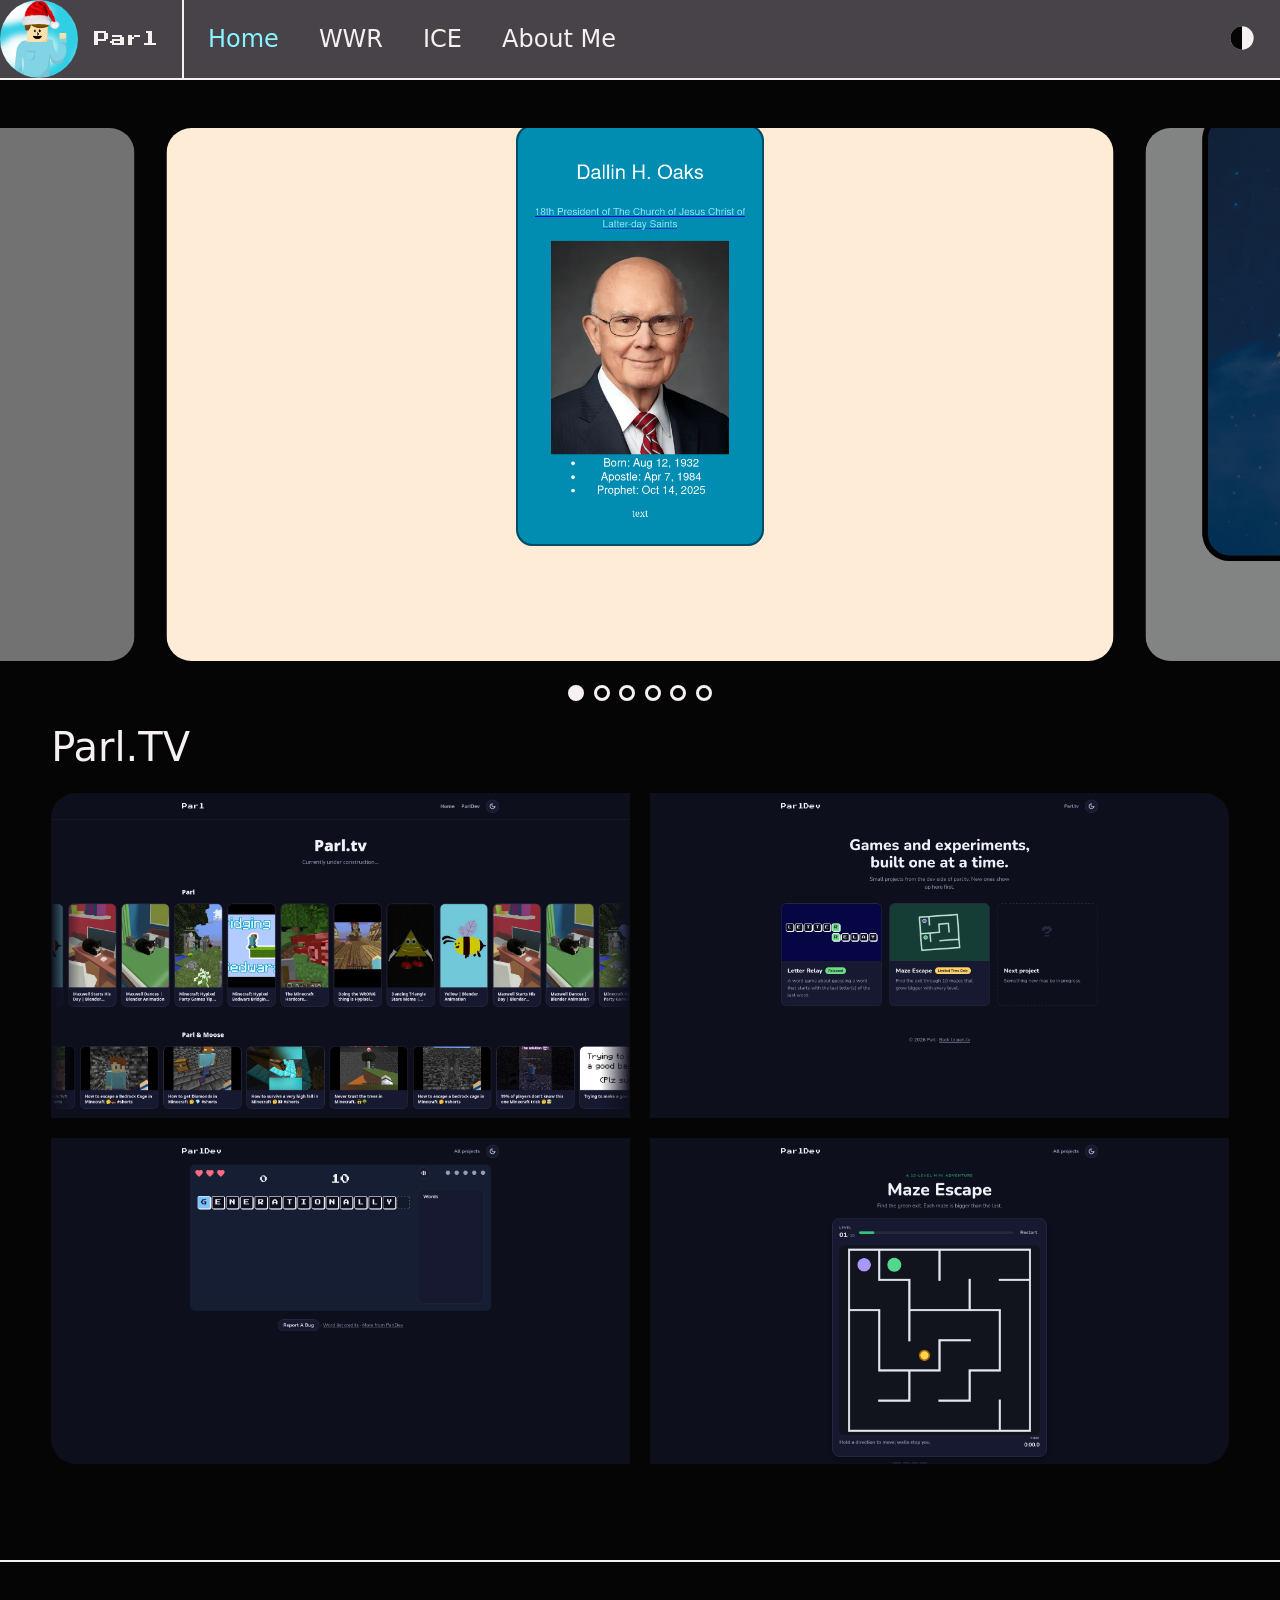
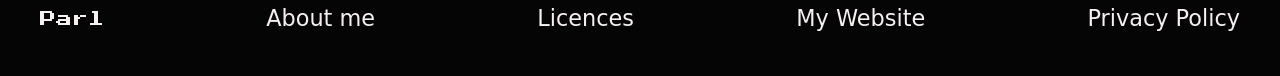
<file: index.html>
<!DOCTYPE html>
<html lang="en">

<head>
  <meta charset="UTF-8">
  <meta name="viewport" content="width=device-width, initial-scale=1">
  <title>Parl</title>
  <link rel="preload" href="fonts/PressStart2P-Regular.ttf" as="font" type="font/ttf" crossorigin>
  <link rel="stylesheet" href="css/style.css">
  <script src="js/theme.js" defer></script>
  <script src="js/carousel.js" defer></script>
  <script src="js/seasonal-logo.js" defer></script>
  <script>
    const t = localStorage.getItem("theme");
    if (t) document.documentElement.dataset.theme = t;
  </script>
</head>

<body>

  <header class="site-header">
    <a class="brand" href="/">
      <img class="brand-logo" src="images/Logo/logo.png" alt="Parley Murdock logo">
      <span class="brand-name">Parl</span>
    </a>
    <nav class="main-nav" aria-label="Main">
      <a href="/" aria-current="page">Home</a>
      <a href="WWR/">WWR</a>
      <a href="ICE/">ICE</a>
      <a href="About_Me/">About Me</a>
    </nav>
    <button class="theme-toggle" id="theme-toggle" type="button" aria-label="Switch between light and dark mode">
      <svg viewBox="0 0 24 24" width="28" height="28" aria-hidden="true">
        <circle cx="12" cy="12" r="10" fill="currentColor"></circle>
        <path d="M12 2a10 10 0 0 0 0 20z" fill="var(--bg)"></path>
      </svg>
    </button>
  </header>

  <main>
    <section class="carousel" aria-roledescription="carousel" aria-label="Featured images">
      <div class="carousel-viewport">
        <ul class="carousel-track" id="carousel-track">
          <li class="slide"><a href="/ICE/Prophet_Card/"><img src="/images/Sites/Dallin_H_Oaks.png" alt="Prophet Card"></a></li>
          <li class="slide"><a href="/ICE/Apostle_Spotlight/"><img src="images/Sites/Apostles.png" alt="Apostle Spotlight"></a></li>
          <li class="slide"><a href="/ICE/My_Fav_Devos/"><img src="images/Sites/My_Fav_Devos.png" alt="My Favorite Devotionals"></a></li>
          <li class="slide"><a href="/ICE/Halloween/"><img src="images/Sites/Halloween.png" alt="Halloween"></a></li>
          <li class="slide"><a href="/ICE/Flags/"><img src="images/Sites/Flags.png" alt="Flags"></a></li>
          <li class="slide"><a href="/ICE/Insta/"><img src="images/Sites/Insta.png" alt="Instagram recreation site"></a></li>
        </ul>
      </div>
      <div class="carousel-dots" id="carousel-dots" role="tablist" aria-label="Choose slide"></div>
    </section>

    <section class="gallery">
      <h1>Parl.TV</h1>
      <div class="gallery-grid">
        <a href="https://parl.tv/"><img id="corner1" src="images/Sites/parltv.png" alt="Parl TV"></a>
        <a href="https://dev.parl.tv"><img id="corner2" src="images/Sites/ParlDev.png" alt="ParlDev"></a>
        <a href="https://dev.parl.tv/letter-relay"><img id="corner3" src="images/Sites/ParlDev_Letter_Relay.png" alt="ParlDev Letter Relay"></a>
        <a href="https://dev.parl.tv/maze-escape"><img id="corner4" src="images/Sites/ParlDev_Maze_Escape.png" alt="ParlDev Maze Escape"></a>
      </div>
    </section>
  </main>

  <footer class="site-footer">
    <a class="footer-brand" href="/">Parl</a>
    <a href="About_Me/">About me</a>
    <a href="Licences/">Licences</a>
    <a href="https://parl.tv">My Website</a>
    <a href="Privacy_Policy/">Privacy Policy</a>
  </footer>
</body>
</html>
</file>
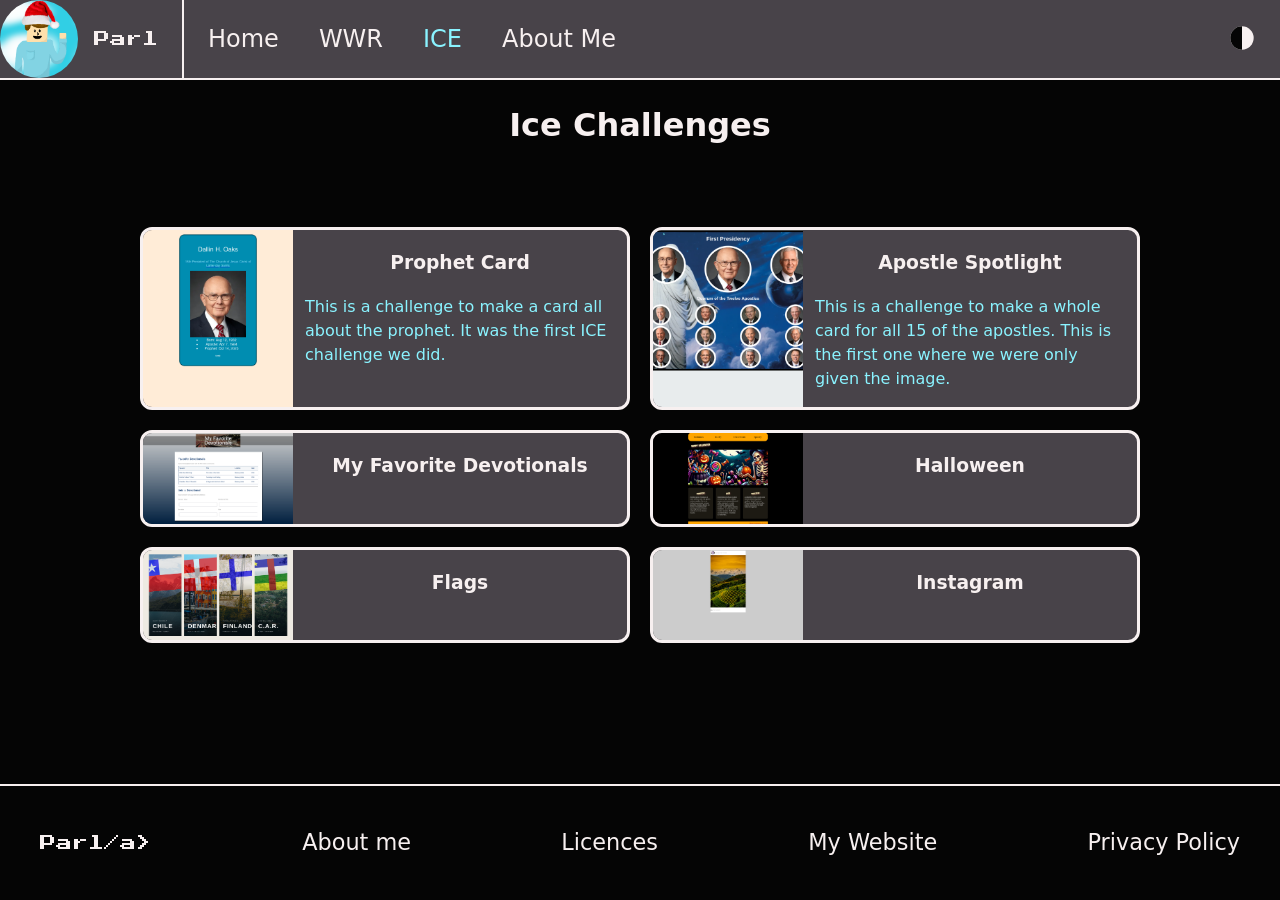
<file: ICE/index.html>
<!DOCTYPE html>
<html lang="en">
<head>
    <meta charset="UTF-8">
    <meta name="viewport" content="width=device-width, initial-scale=1.0">
    <title>ICE</title>
    <link rel="stylesheet" href="/css/style.css">
    <link rel="stylesheet" href="/css/ICE.css">
    <script src="/js/theme.js" defer></script>
    <script src="/js/seasonal-logo.js" defer></script>
    <script>
        const t = localStorage.getItem("theme");
        if (t) document.documentElement.dataset.theme = t;
    </script>
</head>
<body>

    <header class="site-header">
        <a class="brand" href="/">
            <img class="brand-logo" src="/images/Logo/logo.png" alt="Parley Murdock logo">
            <span class="brand-name">Parl</span>
        </a>
        <nav class="main-nav" aria-label="Main">
            <a href="/">Home</a>
            <a href="/WWR/">WWR</a>
            <a href="/ICE/" aria-current="page">ICE</a>
            <a href="/About_Me/">About Me</a>
        </nav>
        <button class="theme-toggle" id="theme-toggle" type="button" aria-label="Switch between light and dark mode">
            <svg viewBox="0 0 24 24" width="28" height="28" aria-hidden="true">
                <circle cx="12" cy="12" r="10" fill="currentColor"></circle>
                <path d="M12 2a10 10 0 0 0 0 20z" fill="var(--bg)"></path>
            </svg>
        </button>
    </header>

    <h1>Ice Challenges</h1>
    <br>
    <div class="grid">
        <a class="card" href="/ICE/Prophet_Card/">
            <img src="/images/Sites/Dallin_H_Oaks.png" alt="">
            <div class="text">
                <h3>Prophet Card</h3>
                <p>This is a challenge to make a card all about the prophet. It was the first ICE challenge we did.</p>
            </div>
        </a>
        <a class="card" href="/ICE/Apostle_Spotlight/">
            <img src="/images/Sites/Apostles.png" alt="">
            <div class="text">
                <h3>Apostle Spotlight</h3>
                <p>This is a challenge to make a whole card for all 15 of the apostles. 
                    This is the first one where we were only given the image.</p>
            </div>
        </a>
        <a class="card" href="/ICE/My_Fav_Devos/">
            <img src="/images/Sites/My_Fav_Devos.png" alt="">
            <div class="text">
                <h3>My Favorite Devotionals</h3>
                <p></p>
            </div>
        </a>
        <a class="card" href="/ICE/Halloween/">
            <img src="/images/Sites/Halloween.png" alt="">
            <div class="text">
                <h3>Halloween</h3>
                <p></p>
            </div>
        </a>
        <a class="card" href="/ICE/Flags/">
            <img src="/images/Sites/Flags.png" alt="">
            <div class="text">
                <h3>Flags</h3>
                <p></p>
            </div>
        </a>
        <a class="card" href="/ICE/Insta/">
            <img src="/images/Sites/Insta.png" alt="">
            <div class="text">
                <h3>Instagram</h3>
                <p></p>
            </div>
        </a>
    </div>
  <footer class="site-footer">
    <a class="footer-brand" href="/">Parl/a>
    <a href="/About_Me/">About me</a>
    <a href="/Licences/">Licences</a>
    <a href="https://parl.tv">My Website</a>
    <a href="/Privacy_Policy/">Privacy Policy</a>
  </footer>
</body>
</html>
</file>
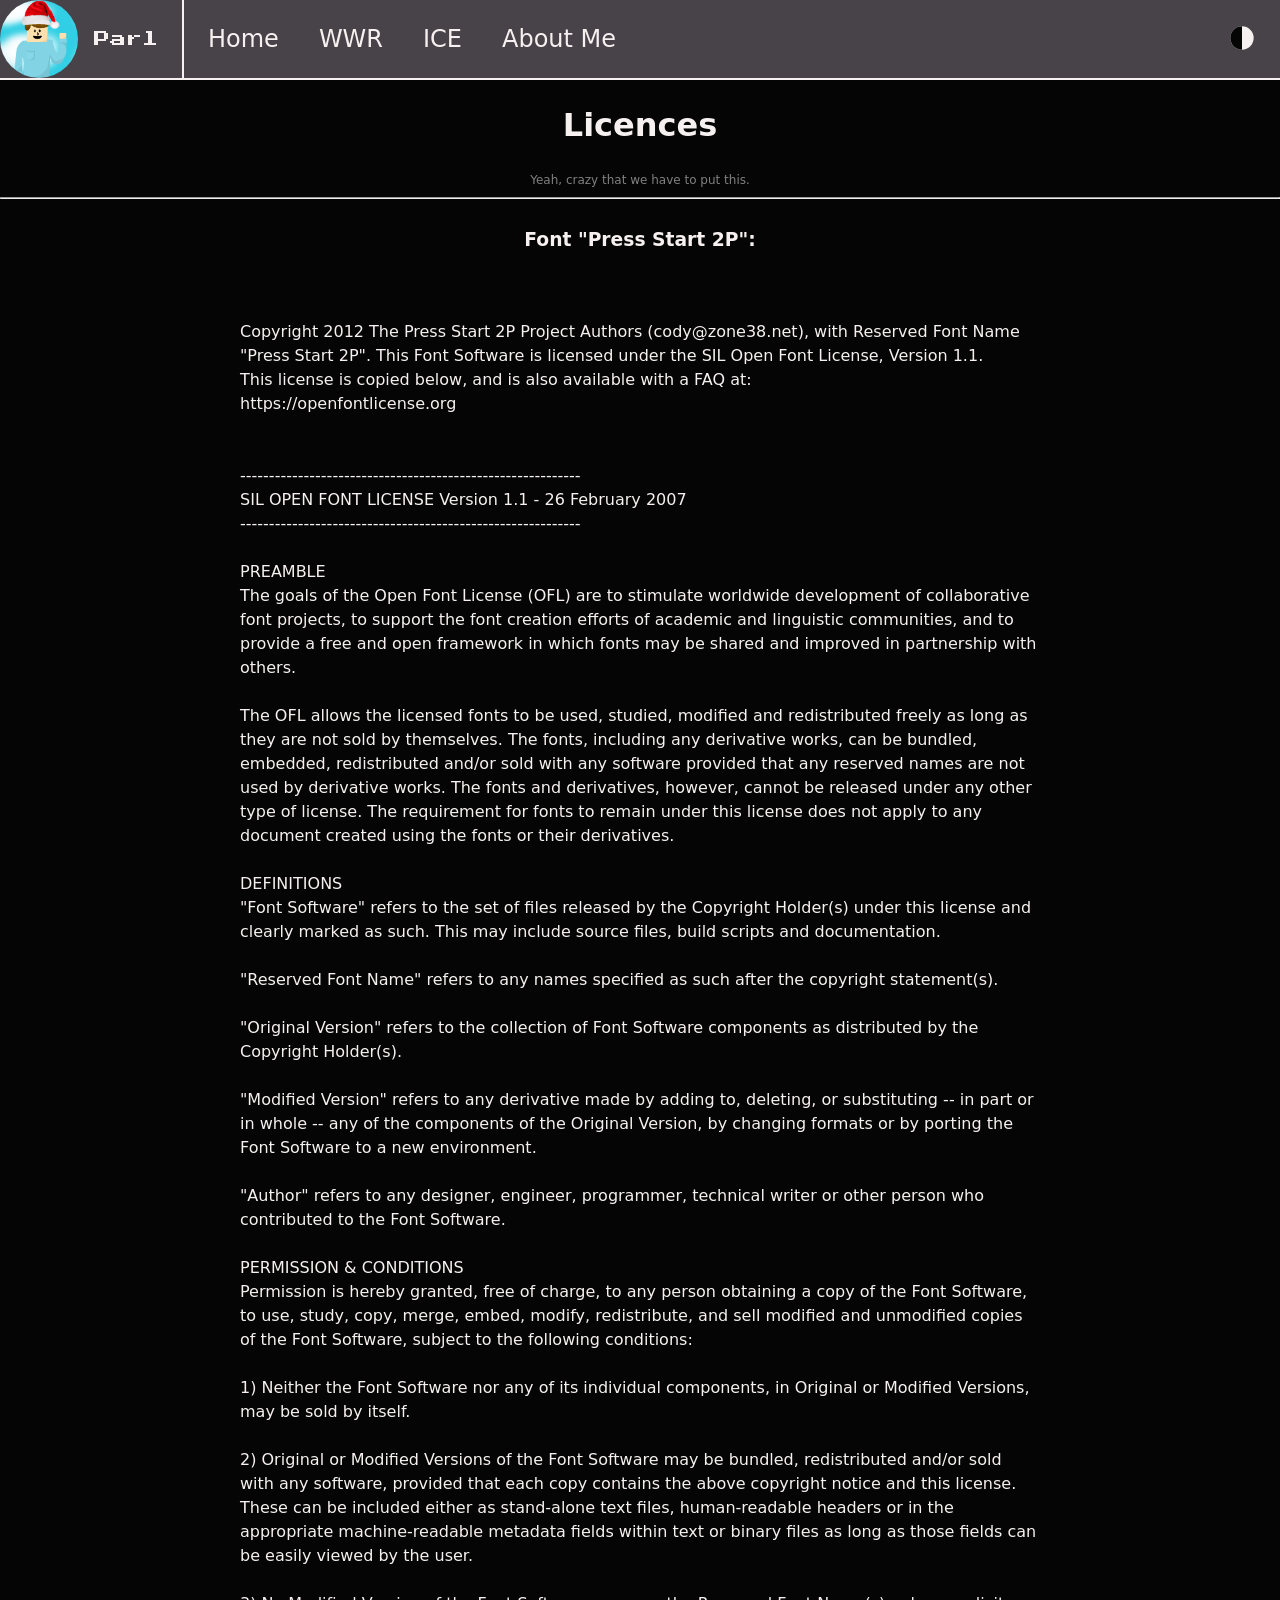
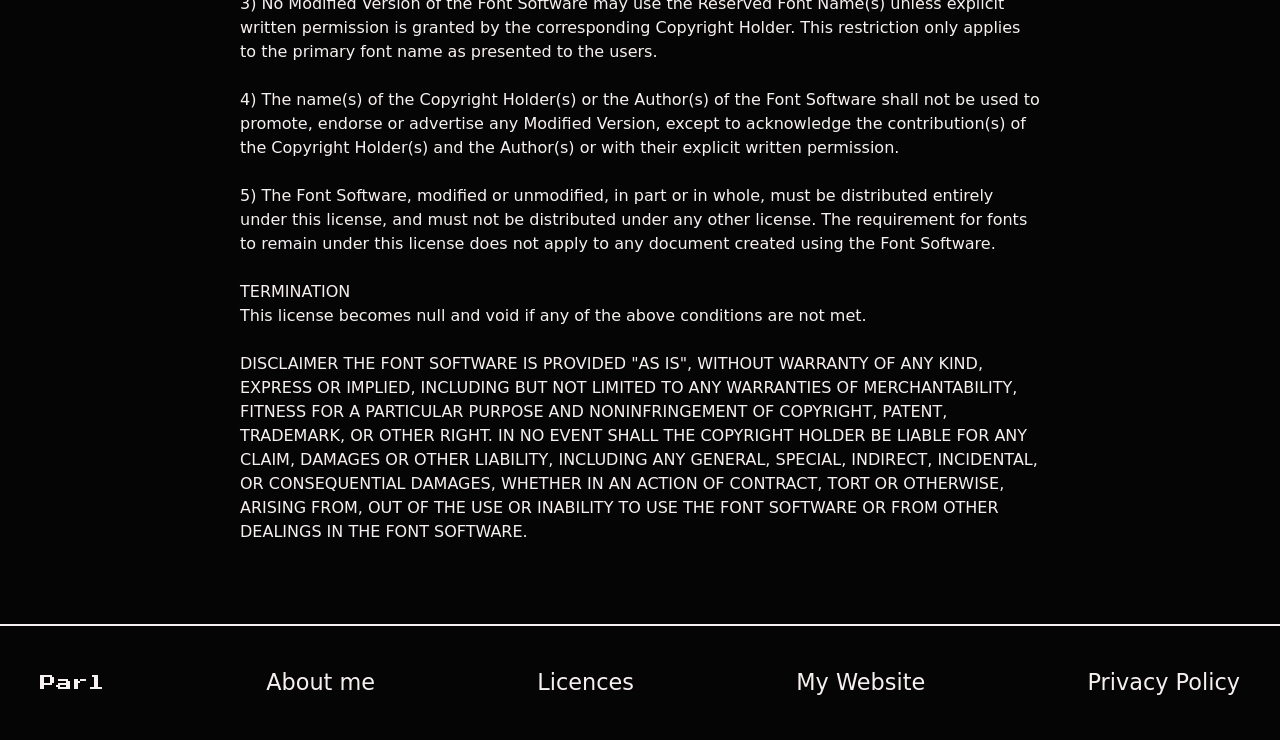
<file: Licences/index.html>
<!DOCTYPE html>
<html lang="en">
<head>
    <meta charset="UTF-8">
    <meta name="viewport" content="width=device-width, initial-scale=1.0">
    <title>Licences</title>
    <link rel="stylesheet" href="/css/style.css">
    <link rel="stylesheet" href="/css/Licences.css">
    <script src="/js/theme.js" defer></script>
    <script src="/js/seasonal-logo.js" defer></script>
    <script>
        const t = localStorage.getItem("theme");
        if (t) document.documentElement.dataset.theme = t;
    </script>
</head>
<body>

    <header class="site-header">
        <a class="brand" href="/">
            <img class="brand-logo" src="/images/Logo/logo.png" alt="Parley Murdock logo">
            <span class="brand-name">Parl</span>
        </a>
        <nav class="main-nav" aria-label="Main">
            <a href="/">Home</a>
            <a href="/WWR/">WWR</a>
            <a href="/ICE/">ICE</a>
            <a href="/About_Me/">About Me</a>
        </nav>
        <button class="theme-toggle" id="theme-toggle" type="button" aria-label="Switch between light and dark mode">
            <svg viewBox="0 0 24 24" width="28" height="28" aria-hidden="true">
                <circle cx="12" cy="12" r="10" fill="currentColor"></circle>
                <path d="M12 2a10 10 0 0 0 0 20z" fill="var(--bg)"></path>
            </svg>
        </button>
    </header>
    <H1>Licences</H1>
    <p class="small">Yeah, crazy that we have to put this.</p>
    <hr>
    <h3>Font "Press Start 2P":</h3>
    <p> 
            Copyright 2012 The Press Start 2P Project Authors (cody@zone38.net), with Reserved Font Name "Press Start 2P".
        
            This Font Software is licensed under the SIL Open Font License, Version 1.1.<br>
            This license is copied below, and is also available with a FAQ at:<br>
            https://openfontlicense.org<br>
        <br>
        <br>
            -----------------------------------------------------------<br>
            SIL OPEN FONT LICENSE Version 1.1 - 26 February 2007<br>
            -----------------------------------------------------------<br>
        <br>
            PREAMBLE<br>
            The goals of the Open Font License (OFL) are to stimulate worldwide
            development of collaborative font projects, to support the font creation
            efforts of academic and linguistic communities, and to provide a free and
            open framework in which fonts may be shared and improved in partnership
            with others.<br>
        <br>
            The OFL allows the licensed fonts to be used, studied, modified and
            redistributed freely as long as they are not sold by themselves. The
            fonts, including any derivative works, can be bundled, embedded, 
            redistributed and/or sold with any software provided that any reserved
            names are not used by derivative works. The fonts and derivatives,
            however, cannot be released under any other type of license. The
            requirement for fonts to remain under this license does not apply
            to any document created using the fonts or their derivatives.<br>
        <br>
            DEFINITIONS<br>
            "Font Software" refers to the set of files released by the Copyright
            Holder(s) under this license and clearly marked as such. This may
            include source files, build scripts and documentation.<br>
        <br>
            "Reserved Font Name" refers to any names specified as such after the
            copyright statement(s).<br>
        <br>
            "Original Version" refers to the collection of Font Software components as
            distributed by the Copyright Holder(s).<br>
        <br>
            "Modified Version" refers to any derivative made by adding to, deleting,
            or substituting -- in part or in whole -- any of the components of the
            Original Version, by changing formats or by porting the Font Software to a
            new environment.<br>
        <br>
            "Author" refers to any designer, engineer, programmer, technical
            writer or other person who contributed to the Font Software.<br>
        <br>
            PERMISSION & CONDITIONS<br>
            Permission is hereby granted, free of charge, to any person obtaining
            a copy of the Font Software, to use, study, copy, merge, embed, modify,
            redistribute, and sell modified and unmodified copies of the Font
            Software, subject to the following conditions:<br>
        <br>
            1) Neither the Font Software nor any of its individual components,
            in Original or Modified Versions, may be sold by itself.<br>
        <br>
            2) Original or Modified Versions of the Font Software may be bundled,
            redistributed and/or sold with any software, provided that each copy
            contains the above copyright notice and this license. These can be
            included either as stand-alone text files, human-readable headers or
            in the appropriate machine-readable metadata fields within text or
            binary files as long as those fields can be easily viewed by the user.<br>
        <br>
            3) No Modified Version of the Font Software may use the Reserved Font
            Name(s) unless explicit written permission is granted by the corresponding
            Copyright Holder. This restriction only applies to the primary font name as
            presented to the users.<br>
        <br>
            4) The name(s) of the Copyright Holder(s) or the Author(s) of the Font
            Software shall not be used to promote, endorse or advertise any
            Modified Version, except to acknowledge the contribution(s) of the
            Copyright Holder(s) and the Author(s) or with their explicit written
            permission.<br>
        <br>
            5) The Font Software, modified or unmodified, in part or in whole,
            must be distributed entirely under this license, and must not be
            distributed under any other license. The requirement for fonts to
            remain under this license does not apply to any document created
            using the Font Software.<br>
        <br>
            TERMINATION<br>
            This license becomes null and void if any of the above conditions are
            not met.<br>
        <br>
            DISCLAIMER
            THE FONT SOFTWARE IS PROVIDED "AS IS", WITHOUT WARRANTY OF ANY KIND,
            EXPRESS OR IMPLIED, INCLUDING BUT NOT LIMITED TO ANY WARRANTIES OF
            MERCHANTABILITY, FITNESS FOR A PARTICULAR PURPOSE AND NONINFRINGEMENT
            OF COPYRIGHT, PATENT, TRADEMARK, OR OTHER RIGHT. IN NO EVENT SHALL THE
            COPYRIGHT HOLDER BE LIABLE FOR ANY CLAIM, DAMAGES OR OTHER LIABILITY,
            INCLUDING ANY GENERAL, SPECIAL, INDIRECT, INCIDENTAL, OR CONSEQUENTIAL
            DAMAGES, WHETHER IN AN ACTION OF CONTRACT, TORT OR OTHERWISE, ARISING
            FROM, OUT OF THE USE OR INABILITY TO USE THE FONT SOFTWARE OR FROM
            OTHER DEALINGS IN THE FONT SOFTWARE.
    </p>
  <footer class="site-footer">
    <a class="footer-brand" href="/">Parl</a>
    <a href="/About_Me/">About me</a>
    <a href="/Licences/">Licences</a>
    <a href="https://parl.tv">My Website</a>
    <a href="/Privacy_Policy/">Privacy Policy</a>
  </footer>
</body>
</html>
</file>
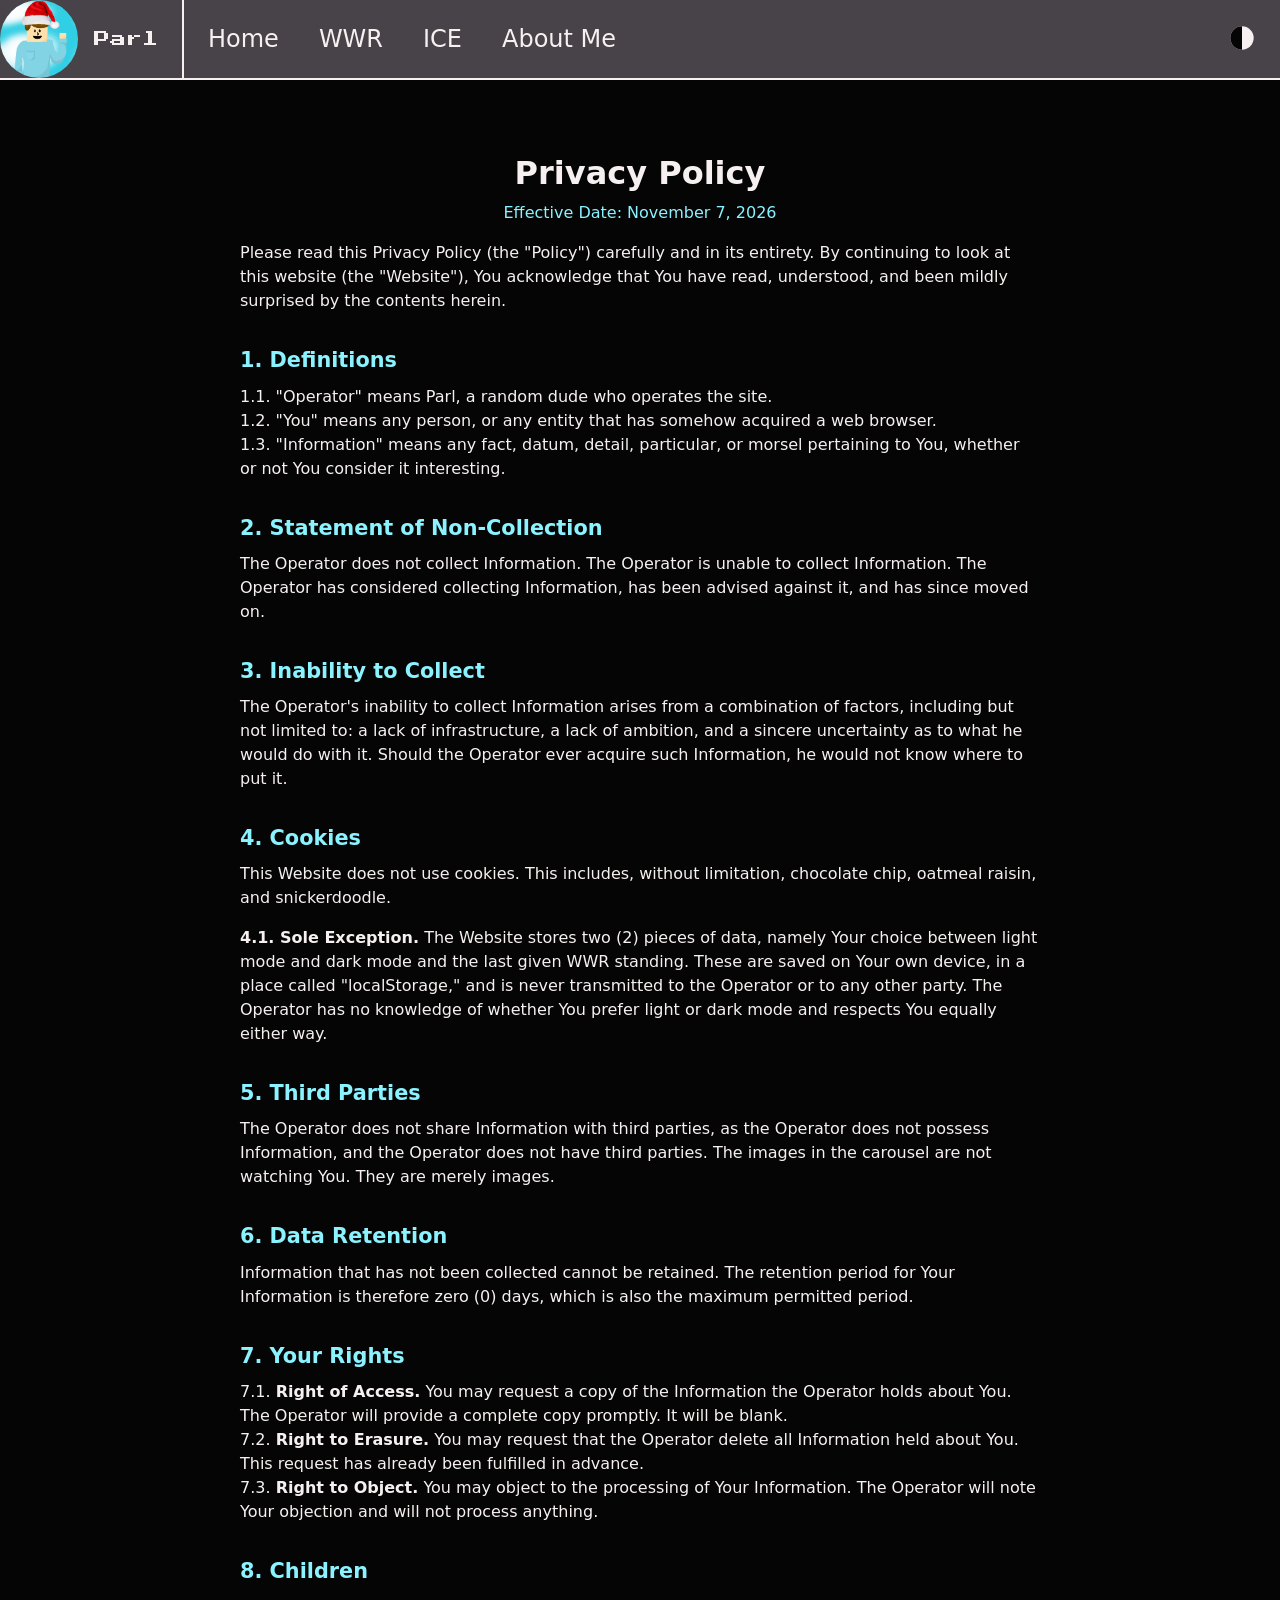
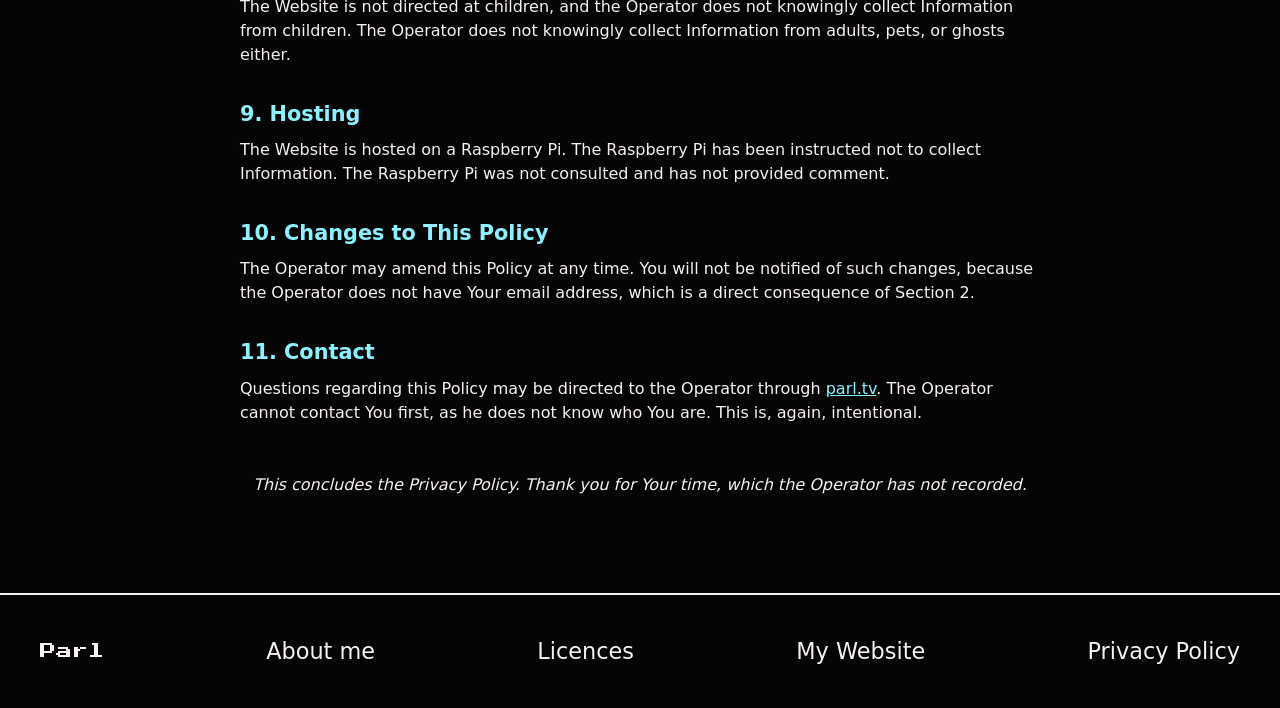
<file: Privacy_Policy/index.html>
<!DOCTYPE html>
<html lang="en">
<head>
    <meta charset="UTF-8">
    <meta name="viewport" content="width=device-width, initial-scale=1.0">
    <title>Privacy Policy</title>
    <link rel="stylesheet" href="/css/style.css">
    <link rel="stylesheet" href="/css/Privacy_Policy.css">
    <script src="/js/theme.js" defer></script>
    <script src="/js/seasonal-logo.js" defer></script>
    <script>
        const t = localStorage.getItem("theme");
        if (t) document.documentElement.dataset.theme = t;
    </script>
</head>
<body>

    <header class="site-header">
        <a class="brand" href="/">
            <img class="brand-logo" src="/images/Logo/logo.png" alt="Parley Murdock logo">
            <span class="brand-name">Parl</span>
        </a>
        <nav class="main-nav" aria-label="Main">
            <a href="/">Home</a>
            <a href="/WWR/">WWR</a>
            <a href="/ICE/">ICE</a>
            <a href="/About_Me/">About Me</a>
        </nav>
        <button class="theme-toggle" id="theme-toggle" type="button" aria-label="Switch between light and dark mode">
            <svg viewBox="0 0 24 24" width="28" height="28" aria-hidden="true">
                <circle cx="12" cy="12" r="10" fill="currentColor"></circle>
                <path d="M12 2a10 10 0 0 0 0 20z" fill="var(--bg)"></path>
            </svg>
        </button>
    </header>
  <main class="policy">
    <h1>Privacy Policy</h1>
    <p class="effective">Effective Date: November 7, 2026</p>

    <p>
      Please read this Privacy Policy (the "Policy") carefully and in its entirety.
      By continuing to look at this website (the "Website"), You acknowledge that You
      have read, understood, and been mildly surprised by the contents herein.
    </p>

    <h2>1. Definitions</h2>
    <p>
      1.1. "Operator" means Parl, a random dude who operates the site.<br>
      1.2. "You" means any person, or any entity that has somehow acquired a web browser.<br>
      1.3. "Information" means any fact, datum, detail, particular, or morsel pertaining to You,
      whether or not You consider it interesting.
    </p>

    <h2>2. Statement of Non-Collection</h2>
    <p>
      The Operator does not collect Information. The Operator is unable to collect Information.
      The Operator has considered collecting Information, has been advised against it, and has
      since moved on.
    </p>

    <h2>3. Inability to Collect</h2>
    <p>
      The Operator's inability to collect Information arises from a combination of factors,
      including but not limited to: a lack of infrastructure, a lack of ambition, and a
      sincere uncertainty as to what he would do with it. Should the Operator ever acquire
      such Information, he would not know where to put it.
    </p>

    <h2>4. Cookies</h2>
    <p>
      This Website does not use cookies. This includes, without limitation, chocolate chip,
      oatmeal raisin, and snickerdoodle.
    </p>
    <p>
      <strong>4.1. Sole Exception.</strong> The Website stores two (2) pieces of data, namely
      Your choice between light mode and dark mode and the last given WWR standing. These 
      are saved on Your own device, in a place called "localStorage," and is never 
      transmitted to the Operator or to any other party. The Operator has no knowledge of 
      whether You prefer light or dark mode and respects You equally either way.
    </p>

    <h2>5. Third Parties</h2>
    <p>
      The Operator does not share Information with third parties, as the Operator does not
      possess Information, and the Operator does not have third parties. The images in the
      carousel are not watching You. They are merely images.
    </p>

    <h2>6. Data Retention</h2>
    <p>
      Information that has not been collected cannot be retained. The retention period for
      Your Information is therefore zero (0) days, which is also the maximum permitted period.
    </p>

    <h2>7. Your Rights</h2>
    <p>
      7.1. <strong>Right of Access.</strong> You may request a copy of the Information the
      Operator holds about You. The Operator will provide a complete copy promptly. It will
      be blank.<br>
      7.2. <strong>Right to Erasure.</strong> You may request that the Operator delete all
      Information held about You. This request has already been fulfilled in advance.<br>
      7.3. <strong>Right to Object.</strong> You may object to the processing of Your
      Information. The Operator will note Your objection and will not process anything.
    </p>

    <h2>8. Children</h2>
    <p>
      The Website is not directed at children, and the Operator does not knowingly collect
      Information from children. The Operator does not knowingly collect Information from
      adults, pets, or ghosts either.
    </p>

    <h2>9. Hosting</h2>
    <p>
      The Website is hosted on a Raspberry Pi. The Raspberry Pi has been instructed not to
      collect Information. The Raspberry Pi was not consulted and has not provided comment.
    </p>

    <h2>10. Changes to This Policy</h2>
    <p>
      The Operator may amend this Policy at any time. You will not be notified of such
      changes, because the Operator does not have Your email address, which is a direct
      consequence of Section 2.
    </p>

    <h2>11. Contact</h2>
    <p>
      Questions regarding this Policy may be directed to the Operator through
      <a href="https://parl.tv">parl.tv</a>. The Operator cannot contact You first, as he
      does not know who You are. This is, again, intentional.
    </p>

    <p class="signoff">This concludes the Privacy Policy. Thank you for Your time, which the Operator has not recorded.</p>
  </main>
  <footer class="site-footer">
    <a class="footer-brand" href="/">Parl</a>
    <a href="/About_Me/">About me</a>
    <a href="/Licences/">Licences</a>
    <a href="https://parl.tv">My Website</a>
    <a href="/Privacy_Policy/">Privacy Policy</a>
  </footer>
</body>
</html>
</file>
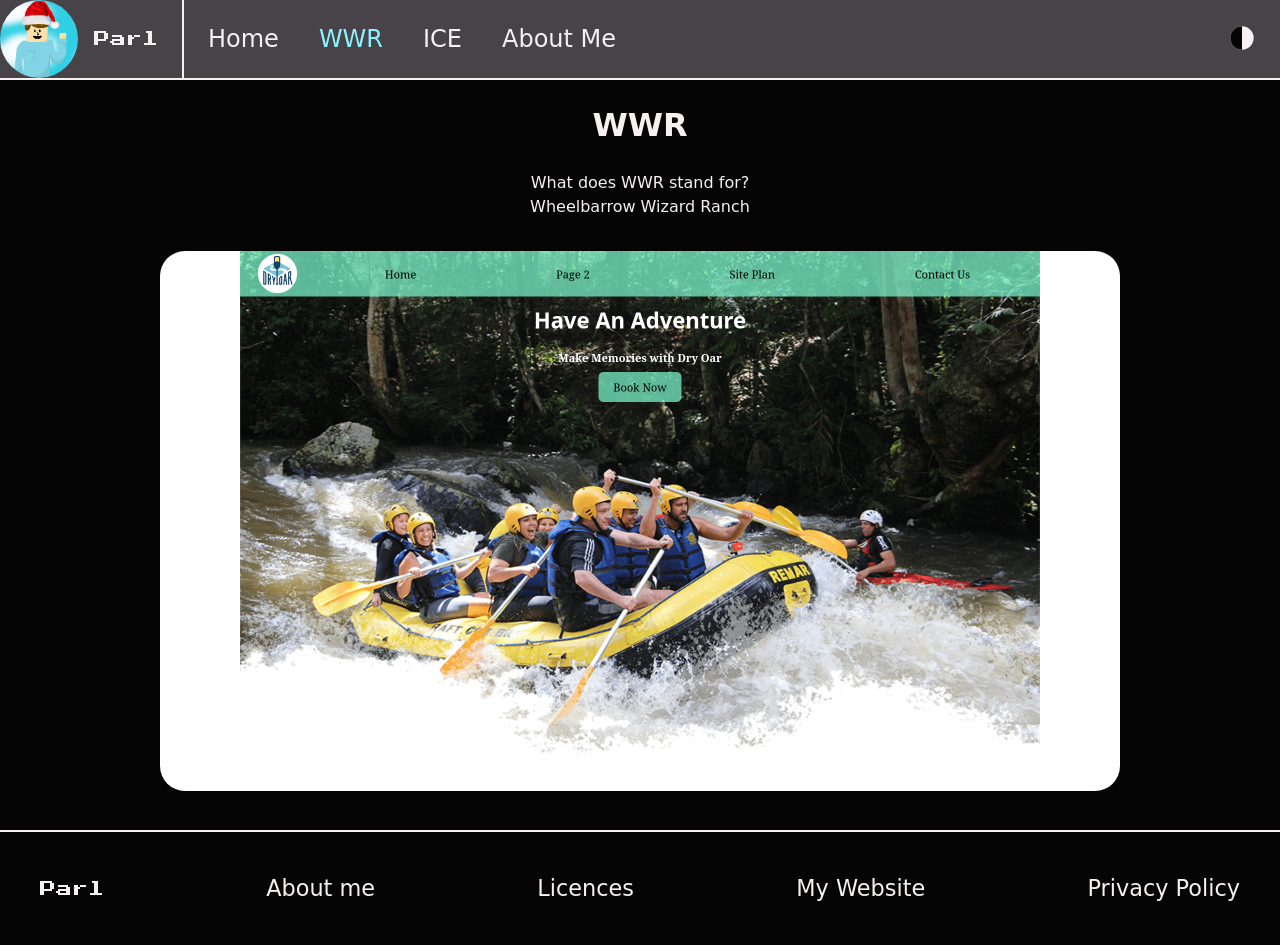
<file: WWR/index.html>
<!DOCTYPE html>
<html lang="en">
<head>
    <meta charset="UTF-8">
    <meta name="viewport" content="width=device-width, initial-scale=1.0">
    <title>WWR</title>
    <link rel="stylesheet" href="/css/style.css">
    <link rel="stylesheet" href="/css/WWR.css">
    <script src="/js/theme.js" defer></script>
    <script src="/js/seasonal-logo.js" defer></script>
    <script src="/js/wwr-random.js" defer></script>
    <script>
        const t = localStorage.getItem("theme");
        if (t) document.documentElement.dataset.theme = t;
    </script>
</head>
<body>

    <header class="site-header">
        <a class="brand" href="/">
            <img class="brand-logo" src="/images/Logo/logo.png" alt="Parley Murdock logo">
            <span class="brand-name">Parl</span>
        </a>
        <nav class="main-nav" aria-label="Main">
            <a href="/">Home</a>
            <a href="/WWR/" aria-current="page">WWR</a>
            <a href="/ICE/">ICE</a>
            <a href="/About_Me/">About Me</a>
        </nav>
        <button class="theme-toggle" id="theme-toggle" type="button" aria-label="Switch between light and dark mode">
            <svg viewBox="0 0 24 24" width="28" height="28" aria-hidden="true">
                <circle cx="12" cy="12" r="10" fill="currentColor"></circle>
                <path d="M12 2a10 10 0 0 0 0 20z" fill="var(--bg)"></path>
            </svg>
        </button>
    </header>

    <h1>WWR</h1>
    <p class="small">
        What does WWR stand for?
    </p>
    <p class="small" id="wwr-expansion"></p>
    <a class="image" href="/WWR/site/"><img src="/images/Sites/WWR.png" alt=""></a>
    <footer class="site-footer">
        <a class="footer-brand" href="/">Parl</a>
        <a href="/About_Me/">About me</a>
        <a href="/Licences/">Licences</a>
        <a href="https://parl.tv">My Website</a>
        <a href="/Privacy_Policy/">Privacy Policy</a>
    </footer>
</body>
</html>
</file>
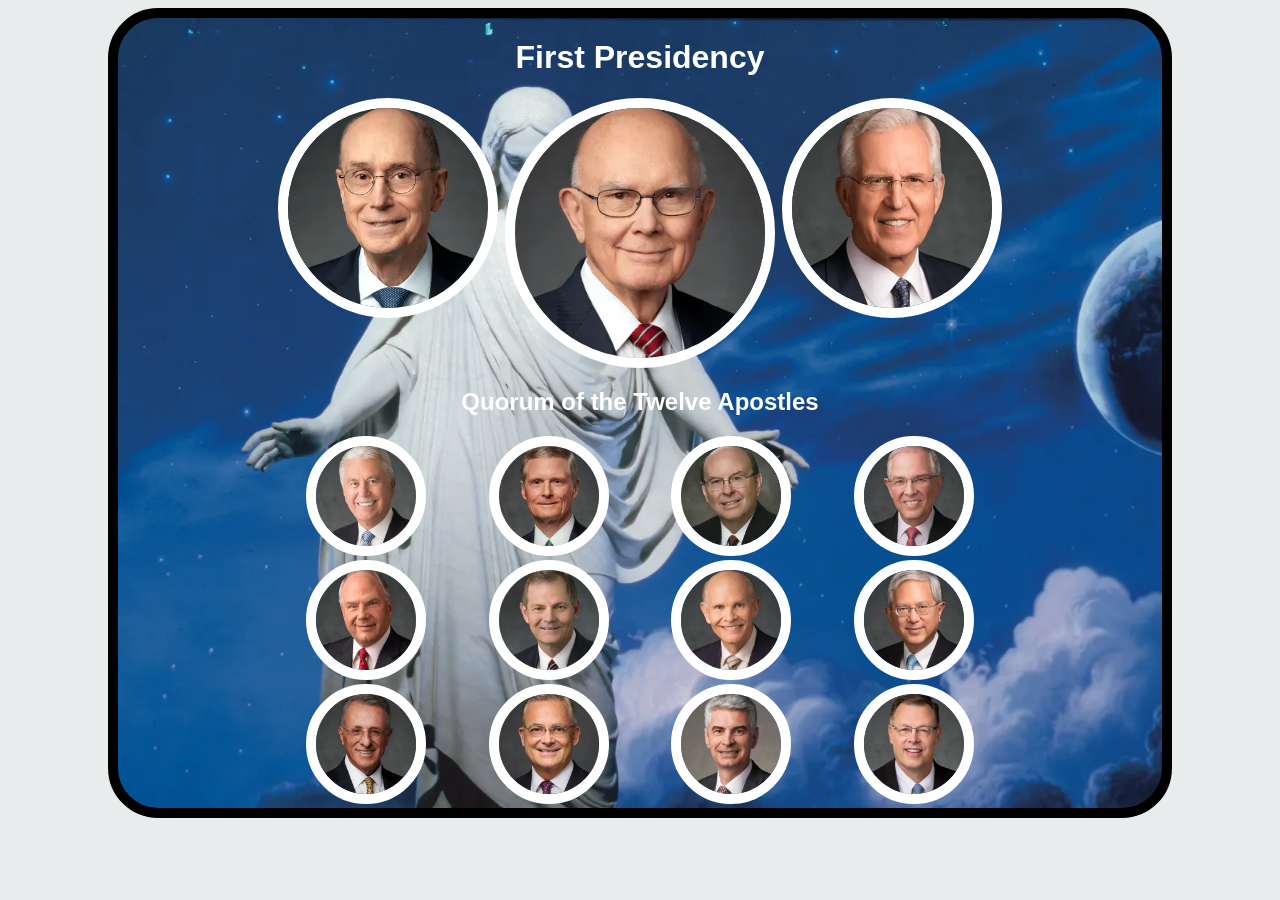
<file: ICE/Apostle_Spotlight/index.html>
<!DOCTYPE html>
<html lang="en">
<head>
    <meta charset="UTF-8">
    <meta name="viewport" content="width=device-width, initial-scale=1.0">
    <title>Apostles Spotlights</title>
    <link rel="stylesheet" href="style4.css">
</head>
<body>
    <div class="background">
        <H1>First Presidency</H1>
        <div class="fp">
            <div><img src="images/eyring.webp" alt=""></div>
            <div><img class="pres" src="images/oaks.webp" alt=""></div>
            <div><img src="images/christofferson.webp" alt=""></div>
        </div>
        <H2>Quorum of the Twelve Apostles</H2>
        <div class="ap">
            <div><img src="images/uchtdorf.webp" alt=""></div>
            <div><img src="images/bednar.webp" alt=""></div>
            <div><img src="images/cook.webp" alt=""></div>
            <div><img src="images/anderson.webp" alt=""></div>
            <div><img src="images/rasband.webp" alt=""></div>
            <div><img src="images/stevenson.webp" alt=""></div>
            <div><img src="images/renlund.webp" alt=""></div>
            <div><img src="images/gong.webp" alt=""></div>
            <div><img src="images/soares.webp" alt=""></div>
            <div><img src="images/kearon.webp" alt=""></div>
            <div><img src="images/causse.webp" alt=""></div>
            <div><img src="images/gilbert.webp" alt=""></div>
        </div>
    </div>
</body>
</html>
</file>
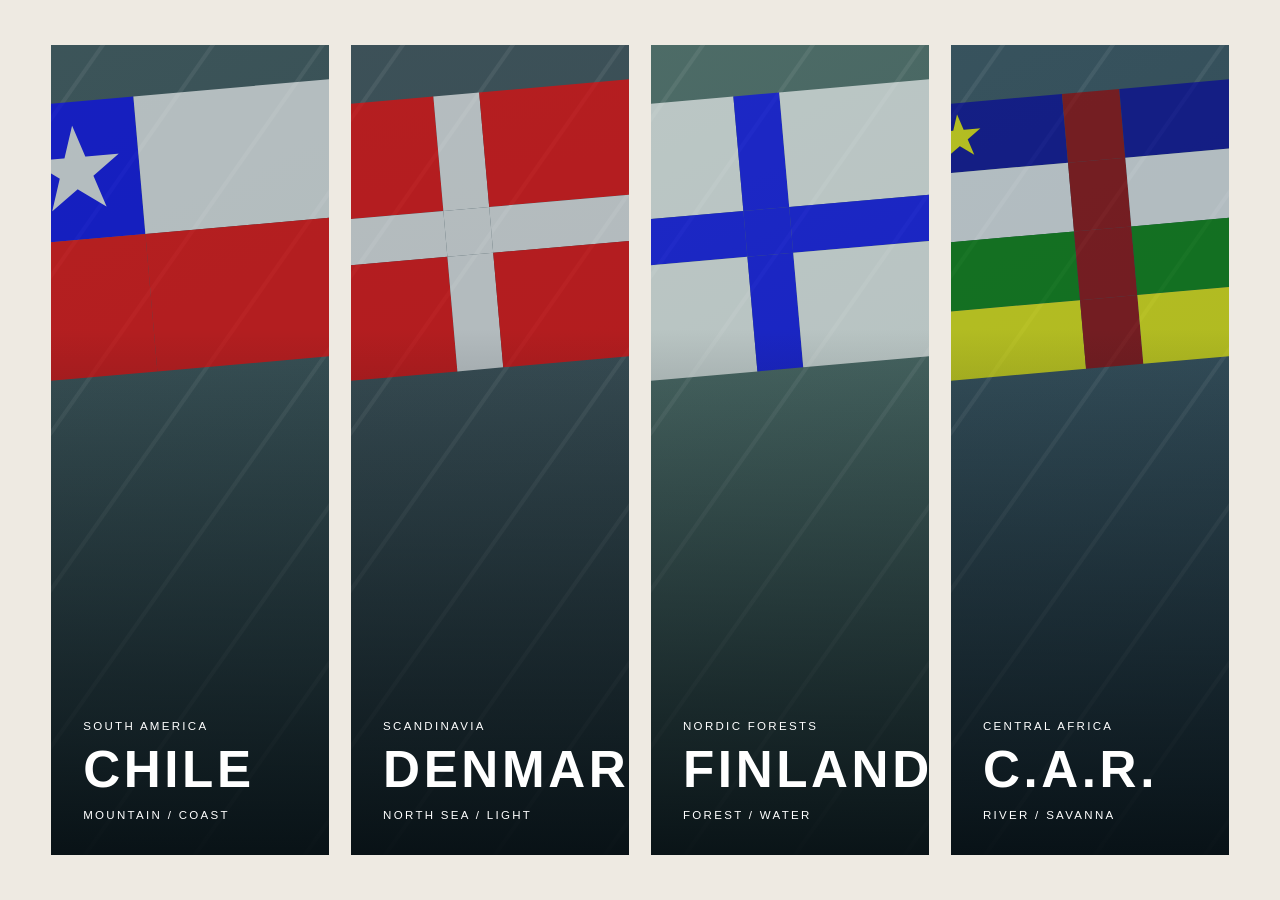
<file: ICE/Flags/index.html>
<!doctype html>
<html lang="en">
<head>
  <meta charset="utf-8">
  <meta name="viewport" content="width=device-width, initial-scale=1">
  <title>Flag Stories — Starter</title>
  <link rel="stylesheet" href="style.css">
</head>
<body>
  <main class="gallery">
    <article class="poster chile-poster">
      <div class="poster-photo chile-photo"></div>
      <div class="flag chile">
        <div class="flag_chi">
          <div class="blue">&#9733;</div>
          <div class="white"></div>
          <div class="red"></div>
          <div class="red"></div>
        </div>
      </div>
      <div class="poster-overlay"></div>
      <div class="poster-text"><p>South America</p><h1>CHILE</h1><small>Mountain / Coast</small></div>
    </article>
    <article class="poster denmark-poster">
      <div class="poster-photo denmark-photo"></div>
      <div class="flag denmark">
        <div class="flag_den">
          <div class="red"></div>
          <div class="white"></div>
          <div class="red"></div>
          <div class="white"></div>
          <div class="white"></div>
          <div class="white"></div>
          <div class="red"></div>
          <div class="white"></div>
          <div class="red"></div>
        </div>
      </div>
      <div class="poster-overlay"></div>
      <div class="poster-text"><p>Scandinavia</p><h1>DENMARK</h1><small>North Sea / Light</small></div>
    </article>
    <article class="poster finland-poster">
      <div class="poster-photo finland-photo"></div>
      <div class="flag finland">
        <div class="flag_fin">
          <div class="red"></div>
          <div class="white"></div>
          <div class="red"></div>
          <div class="white"></div>
          <div class="white"></div>
          <div class="white"></div>
          <div class="red"></div>
          <div class="white"></div>
          <div class="red"></div>
        </div>
      </div>
      <div class="poster-overlay"></div>
      <div class="poster-text"><p>Nordic Forests</p><h1>FINLAND</h1><small>Forest / Water</small></div>
    </article>
    <article class="poster car-poster">
      <div class="poster-photo car-photo"></div>
      <div class="flag car">
        <div class="flag_car">
        <div class="blue"><span class="star">&#9733;</span></div>
        <div class="red"></div>
        <div class="blue"></div>
        <div class="white"></div>
        <div class="red"></div>
        <div class="white"></div>
        <div class="green"></div>
        <div class="red"></div>
        <div class="green"></div>
        <div class="yellow"></div>
        <div class="red"></div>
        <div class="yellow"></div>
        </div>
      </div>
      <div class="poster-overlay"></div>
      <div class="poster-text"><p>Central Africa</p><h1>C.A.R.</h1><small>River / Savanna</small></div>
    </article>
  </main>
</body>
</html>
</file>
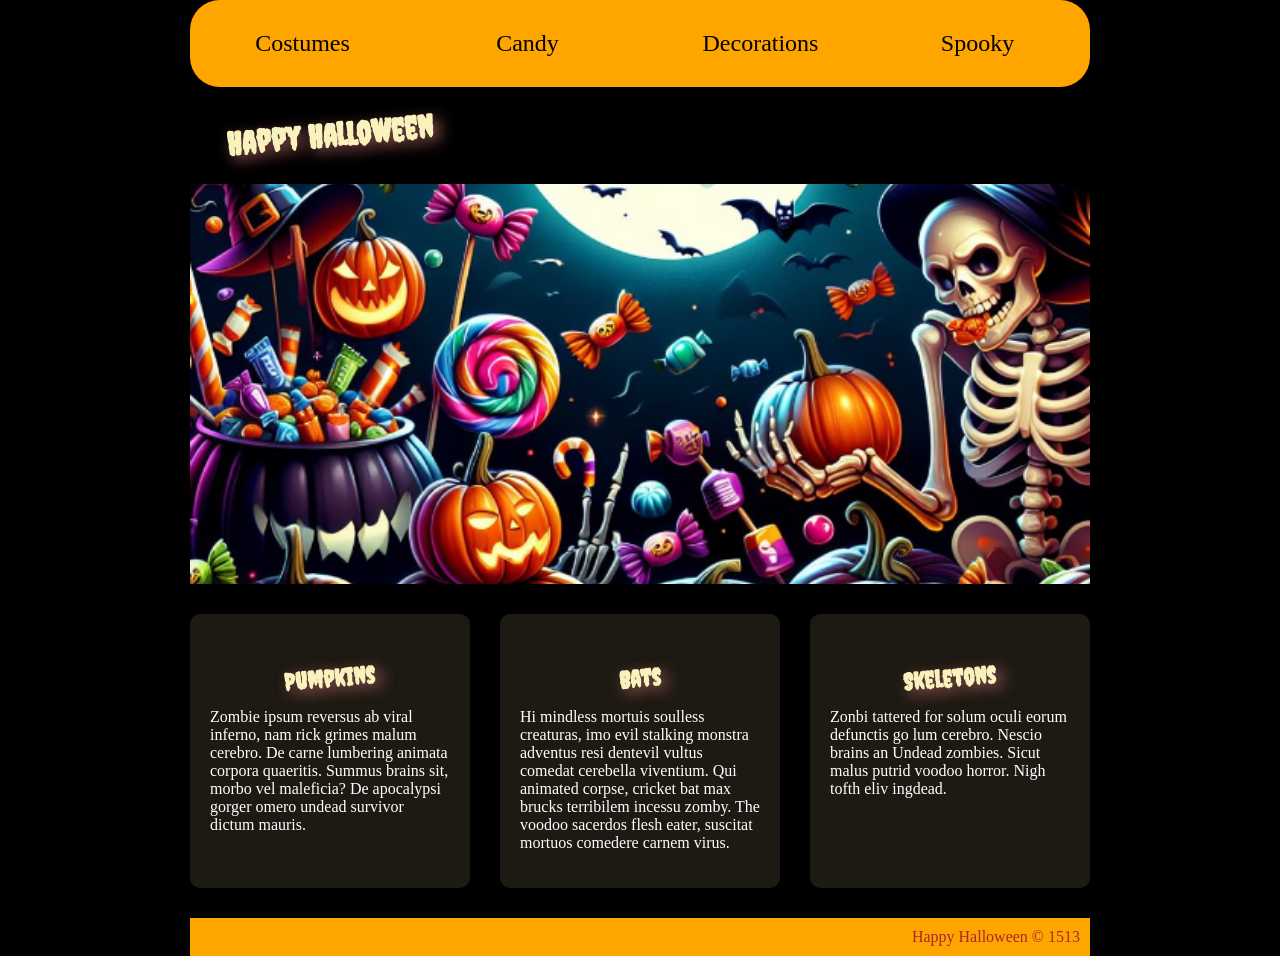
<file: ICE/Halloween/index.html>
<!-- For this activity you are not allowed to change
 the HTML code, only the CSS -->

<!DOCTYPE html>
<html lang="en">

<head>
    <meta charset="UTF-8">
    <meta name="viewport" content="width=device-width, initial-scale=1.0">
    <title>Document</title>
    <link rel="stylesheet" href="styles/styles.css">
</head>

<body>
    <div id="wrapper">
        <header>
            <nav>
                <ul>
                    <li>Costumes</li>
                    <li>Candy</li>
                    <li>Decorations</li>
                    <li>Spooky</li>
                </ul>
            </nav>
        </header>
        <main>
            <h1>Happy Halloween</h1>
            <img src="images/halloween.png">
            <section>
                <h2>Pumpkins</h2>
                <p>Zombie ipsum reversus ab viral inferno, nam rick grimes
                    malum cerebro. De carne lumbering animata corpora quaeritis.
                    Summus brains sit​​, morbo vel maleficia? De apocalypsi gorger
                    omero undead survivor dictum mauris. </p>
            </section>
            <section>
                <h2>Bats</h2>
                <p>Hi mindless mortuis soulless
                    creaturas, imo evil stalking monstra adventus resi dentevil vultus
                    comedat cerebella viventium. Qui animated corpse, cricket bat max
                    brucks terribilem incessu zomby. The voodoo sacerdos flesh eater,
                    suscitat mortuos comedere carnem virus.</p>
            </section>
            <section>
                <h2>Skeletons</h2>
                <p>Zonbi tattered for solum oculi
                    eorum defunctis go lum cerebro. Nescio brains an Undead zombies. Sicut
                    malus putrid voodoo horror. Nigh tofth eliv ingdead.</p>
            </section>
        </main>
        <footer>
            Happy Halloween &copy; 1513
        </footer>
    </div>
</body>

</html>
</file>
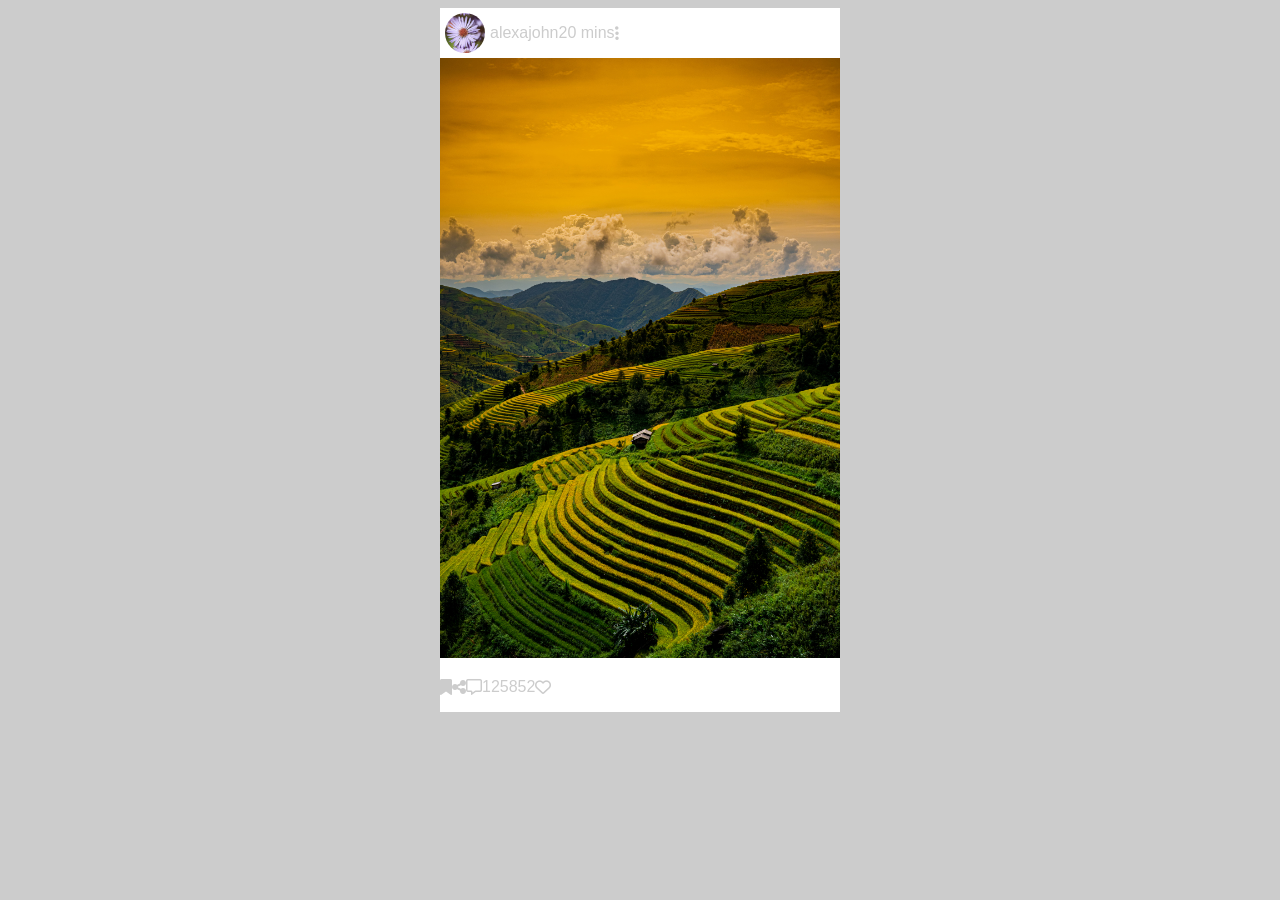
<file: ICE/Insta/index.html>
<!DOCTYPE html>
<html lang="en">
<head>
    <meta charset="UTF-8">
    <meta name="viewport" content="width=device-width, initial-scale=1.0">
    <title>Document</title>
    <link rel="stylesheet" href="https://cdnjs.cloudflare.com/ajax/libs/font-awesome/6.5.1/css/all.min.css">
    <link rel="stylesheet" href="css/style.css">
</head>
<body>
    <div>
        <header>
            <img src="images/icon.jpg" alt="icon">
            <p class="username">alexajohn</p>
            <p class="time_ago">20 mins</p>
            <i class="fa-solid fa-ellipsis-vertical"></i>
        </header>
        <img src="images/image.jpg" alt="landscape">
        <footer>
            <i class="fa-solid fa-bookmark"></i>
            <i class="fa-solid fa-share-nodes"></i>
            <i class="fa-regular fa-message"></i>
            <p class="comments">125</p>
            <p class="likes">852</p>
            <i class="fa-regular fa-heart"></i>
        </footer>
    </div>
</body>
</html>
</file>
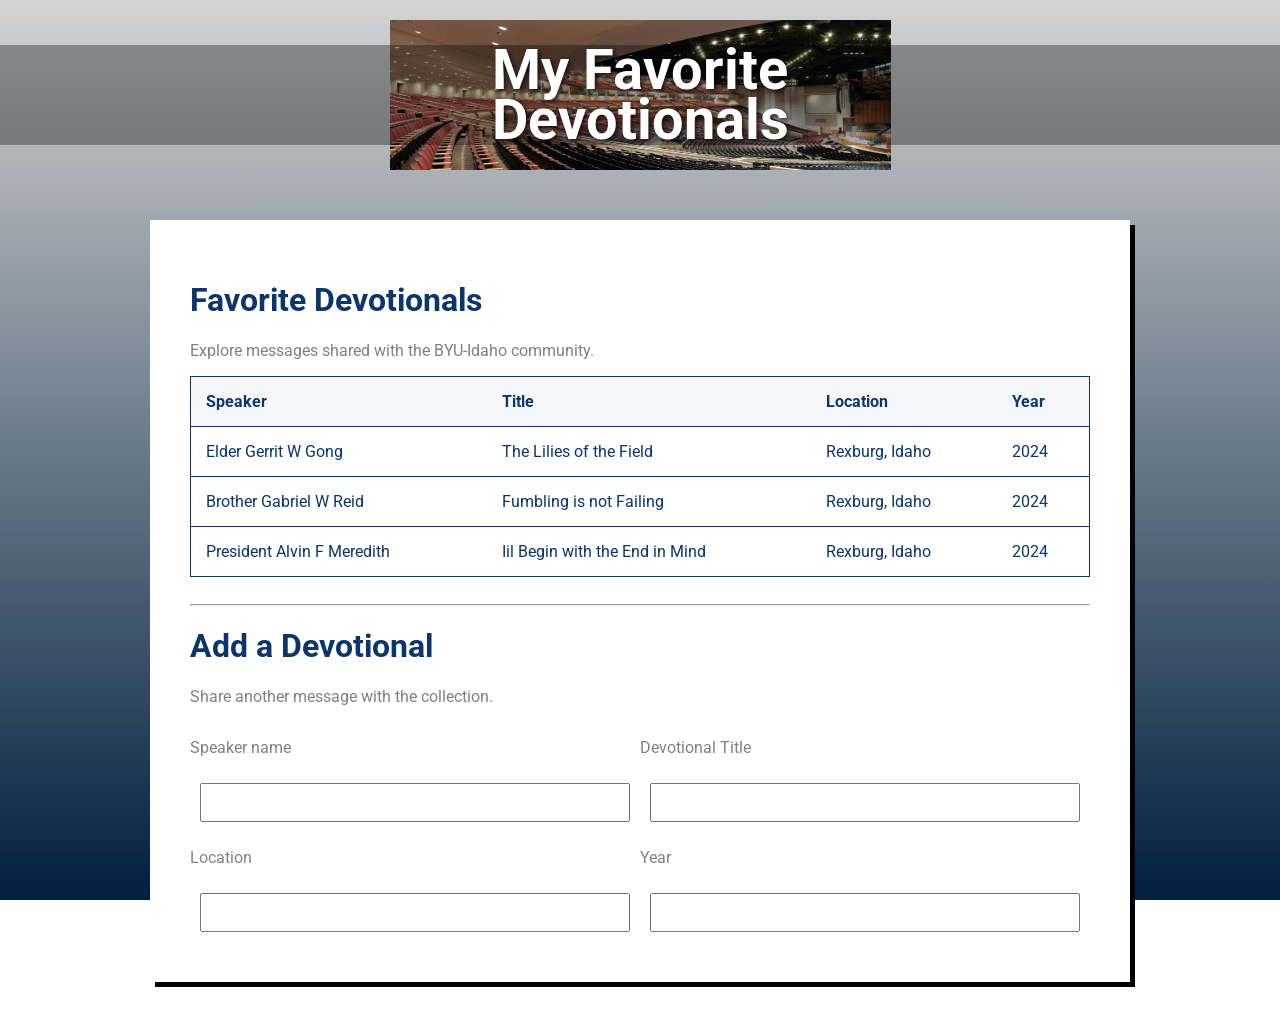
<file: ICE/My_Fav_Devos/index.html>
<!DOCTYPE html>
<html lang="en">
<head>
  <meta charset="UTF-8" />
  <meta name="viewport" content="width=device-width, initial-scale=1.0"/>
  <title>My Favorite Devotionals</title>
  <link rel="stylesheet" href="styles/styles.css" />
  <link href='https://fonts.googleapis.com/css?family=Roboto' rel='stylesheet'>
</head>
<body>
  <div class="container">
    <header class="header">
      <div class="header-image">
        <h1>My Favorite<br>Devotionals</h1>
      </div>
    </header>
    <main>
      <div class="content-box">
        <h1>Favorite Devotionals</h1>
        <p>Explore messages shared with the BYU-Idaho community.</p>
        <table><tr><th><b>Speaker</b></th><th>Title</th><th>Location</th><th>Year</th>
        </tr>
        <tr>
          <td>Elder Gerrit W Gong</td><td>The Lilies of the Field</td><td>Rexburg, Idaho</td><td>2024</td>
        </tr>
        <tr>
          <td>Brother Gabriel W Reid</td><td>Fumbling is not Failing</td><td>Rexburg, Idaho</td><td>2024</td>
        </tr>
        <tr>
          <td>President Alvin F Meredith</td><td>Iil Begin with the End in Mind</td><td>Rexburg, Idaho</td><td>2024</td>
        </tr></table>
        <br>
        <hr>
        <h1>Add a Devotional</h1>
        <p>Share another message with the collection.</p>
        <div class="cheese"><p class="too">Speaker name</p><p class="too">Devotional Title</p><input type="text"><input type="text">
        <p class="too">Location</p><p class="too">Year</p><input type="text"><input type="text"></div>
      </div>
    </main>
  </div>
</body>
</html>
</file>
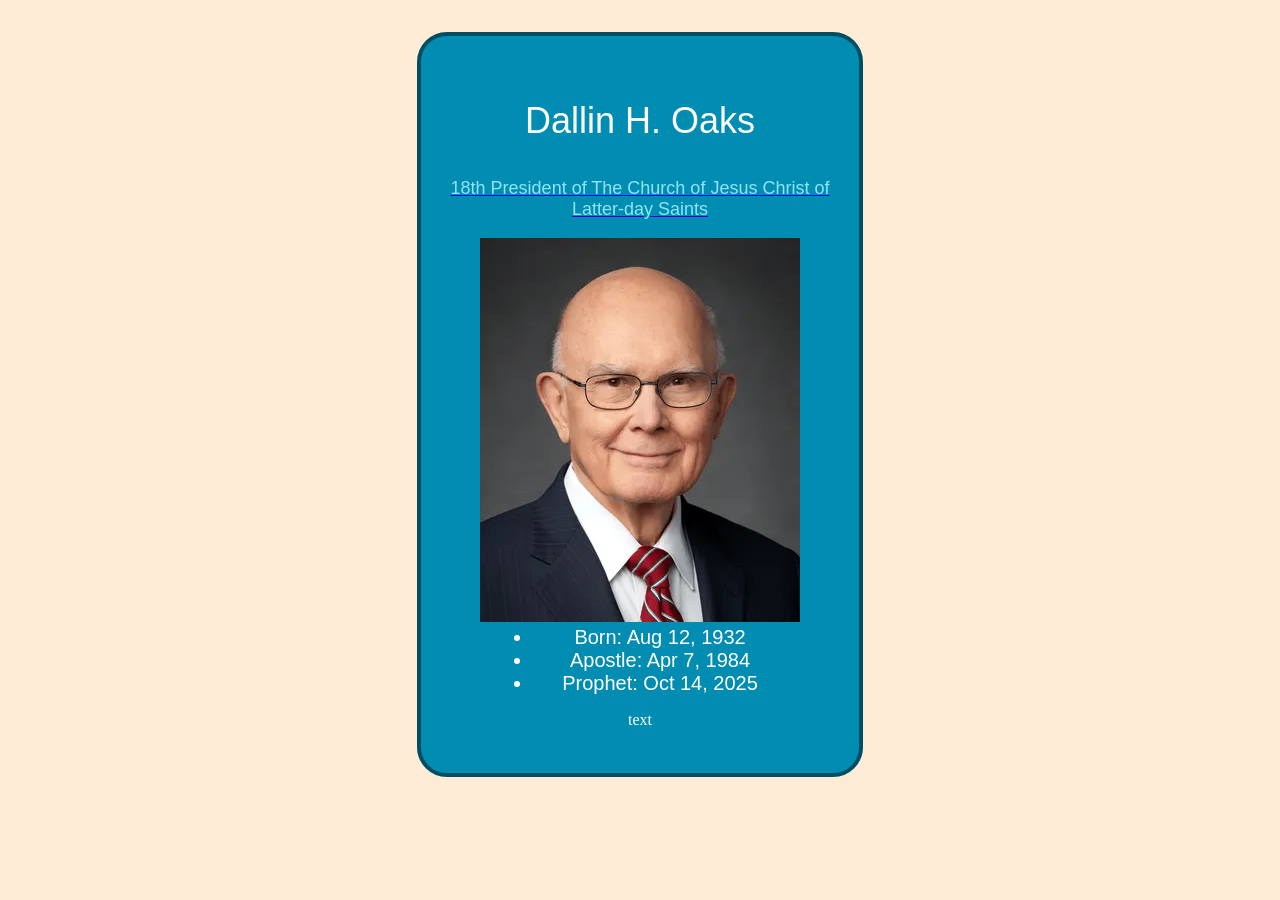
<file: ICE/Prophet_Card/index.html>
<!DOCTYPE html>
<html lang="en">
<head>
    <meta charset="UTF-8">
    <meta name="viewport" content="width=device-width, initial-scale=1.0">
    <title>Dallin H. Oaks</title>
    <style>
        body {
            background: #FFECD7;
        }
    </style>
    <link rel="stylesheet" href="style3.css">
</head>
<body>
    <div class="card">
        <p class="title">Dallin H. Oaks</p>
        <a  href="https://churchofjesuschrist.org/"><p class="subtitle">18th President of The Church of Jesus Christ of Latter-day Saints</p></a>
        <img src="images/oaks.webp" alt="a">
        <ul class="list">
            <li>Born: Aug 12, 1932</li>
            <li>Apostle: Apr 7, 1984</li>
            <li>Prophet: Oct 14, 2025</li>
        </ul>
        <p class="quote">text</p>
    </div>
</body>
</html>
</file>
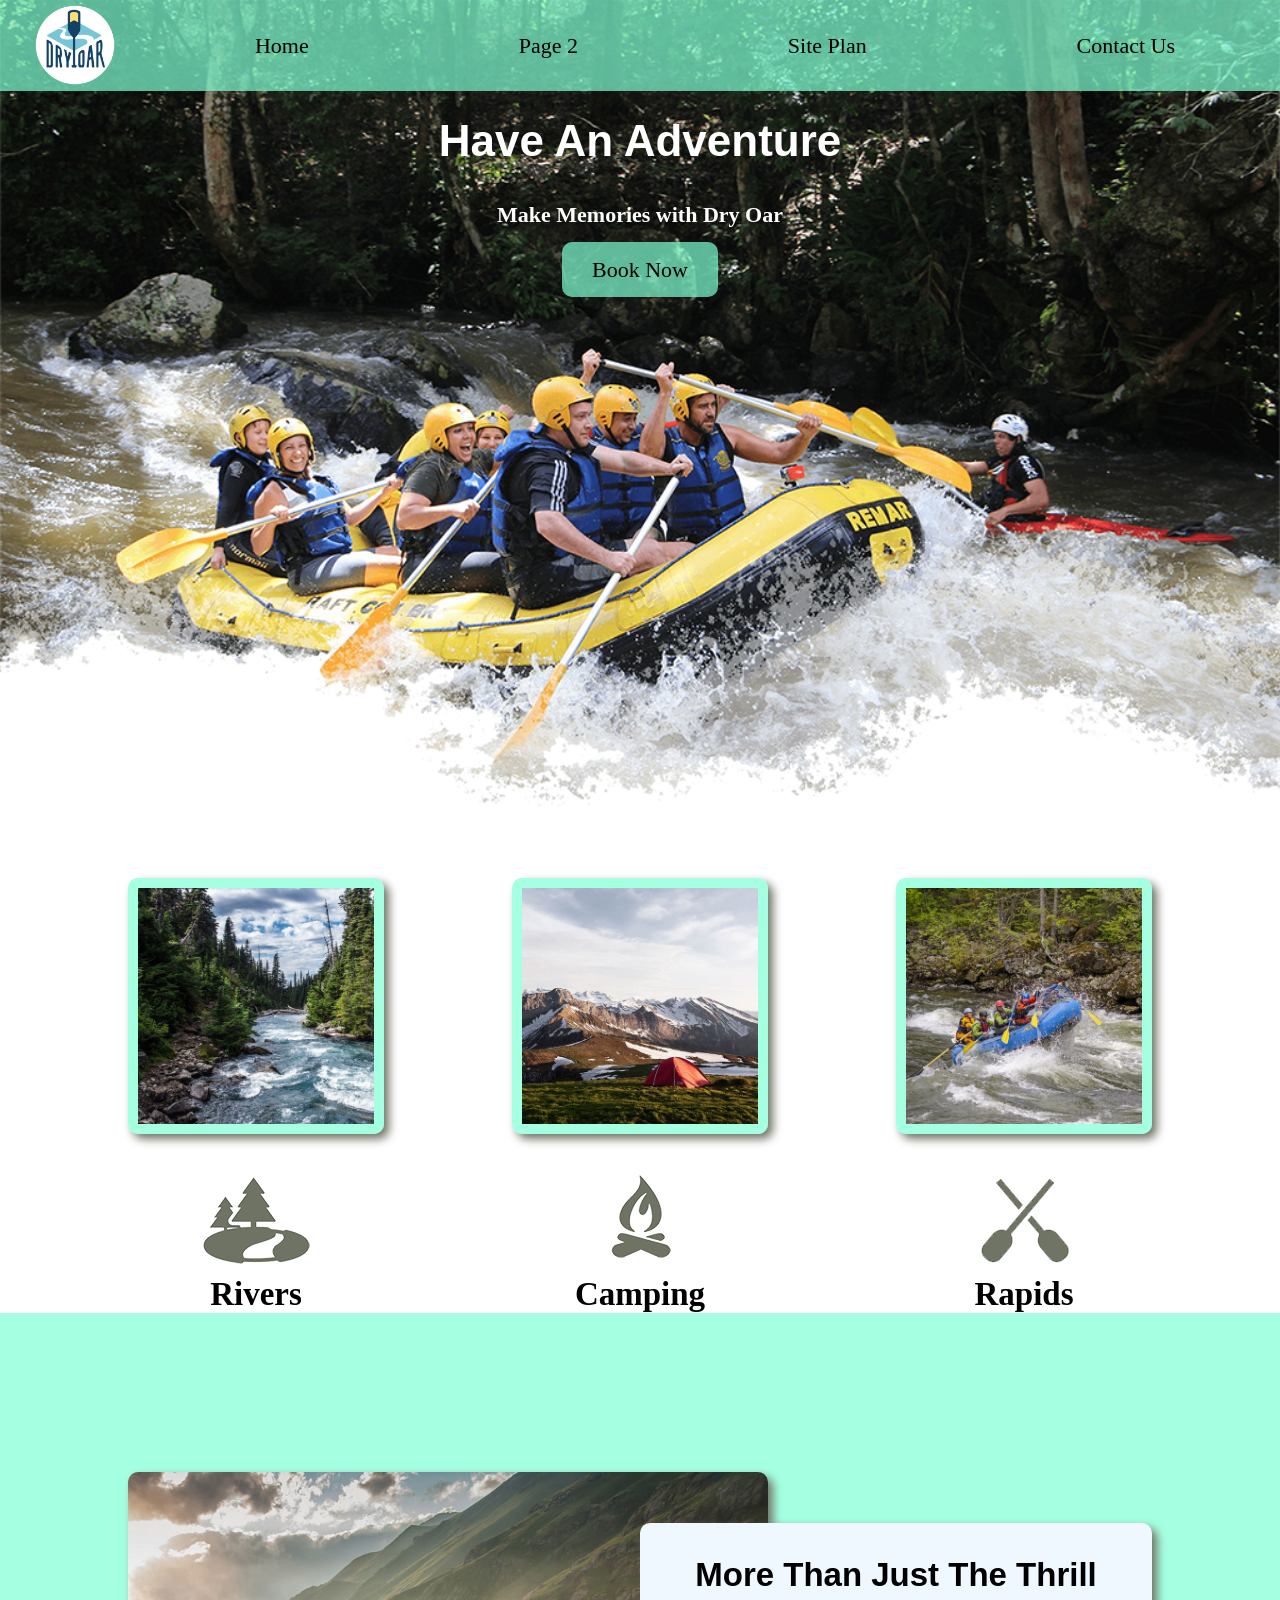
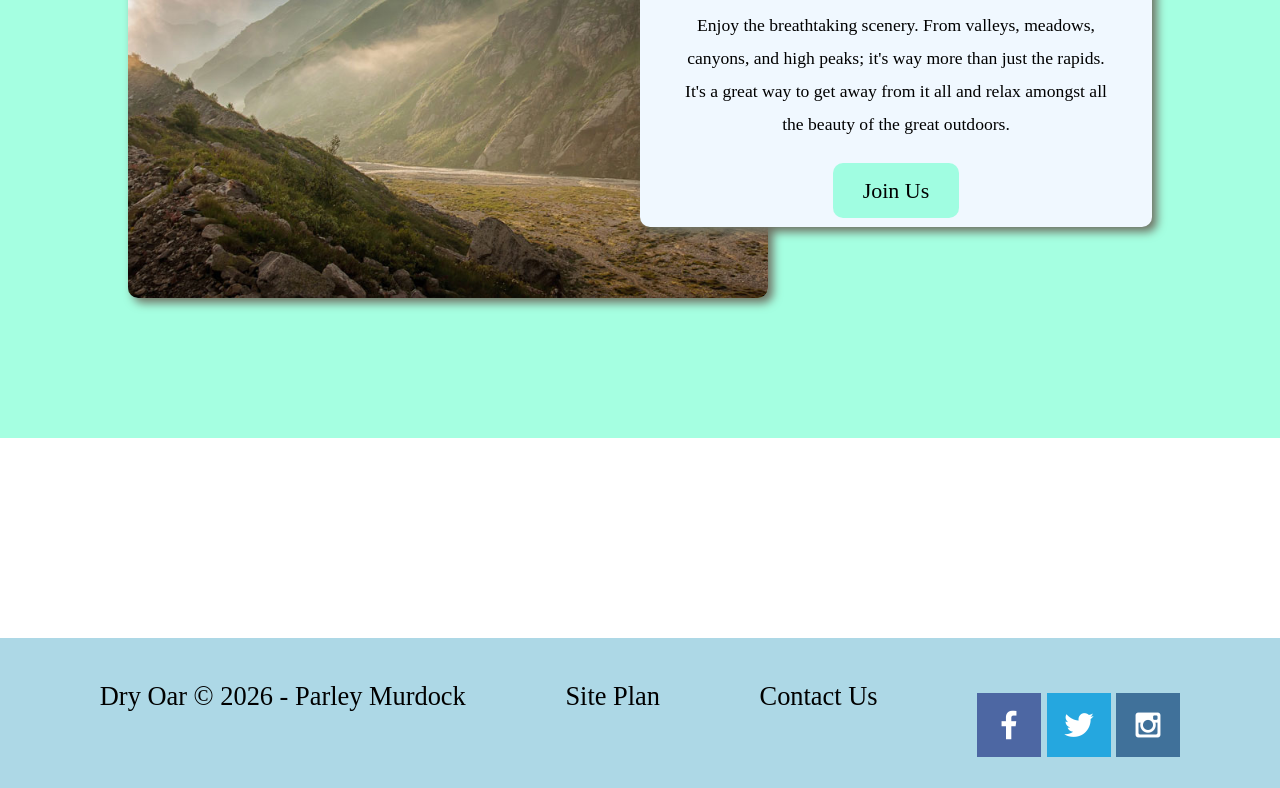
<file: WWR/site/index.html>
<!DOCTYPE html>
<html lang="en">
<head>
    <meta charset="UTF-8">
    <meta name="viewport" content="width=device-width, initial-scale=1.0">
    <title>Whitewater Rafting Vacations | Dry Oar Boating | Home</title>
    <link rel="stylesheet" href="styles/style.css">
</head>
<body>
    <div id="content">
<header>
    <a id="logo_link" href="index.html">
        <img class="logo" src="images/logo.png" alt="Dry Oar Logo">
    </a>
    <nav>
        <a href="index.html">Home</a>
        <a href="#">Page 2</a>
        <a href="site-plan-rafting.html">Site Plan</a>
        <a href="contactus.html">Contact Us</a>
    </nav>
</header>
    <div id="hero">
        <div id="hero-box">
            <img id="hero-img" src="images/hero.png" alt="People enjoying white water rafting">
        </div>
        <section id="hero-msg">
            <h1 class="home-title">Have An Adventure</h1>
            <h4>Make Memories with Dry Oar </h4>
            <div class='button-box'>
                <a class='book' href="contactus.html">Book Now</a>
            </div>
        </section>
    </div>
    <main class="home-grid">
    <section class="rivers-card">
        <img class="card-img" src="images/rivers.jpg" alt="river in forest">
        <img class="icon" src="images/river_icon.png" alt="river icon">
        <h2>Rivers</h2>
    </section>
    <section class="camping-card">
        <img class="card-img" src="images/camping.jpg" alt="tent in mountains">
        <img class="icon" src="images/fire_icon.png" alt="fire icon">
        <h2>Camping</h2>
    </section>
    <section class="rapids-card">
        <img class="card-img" src="images/rapids.jpg" alt="rafting boat">
        <img class="icon" src="images/oars.png" alt="oars icon">
        <h2>Rapids</h2>
    </section>
    <div id="background"></div>
    <img class="mountains" src="images/mountains.jpg" alt="Misty mountains">
    <section class="msg">
        <h2><b>More Than Just The Thrill</b></h2>
        <p>Enjoy the breathtaking scenery. From valleys, meadows, canyons, and high peaks; it's way more than just the rapids. It's a great way to get away from it all and relax amongst all the beauty of the great outdoors. </p>
        <a class='join' href="rivers.html">Join Us</a>
    </section>
</main>
    <footer>
        <p>Dry Oar &copy; 2026 - Parley Murdock</p>
        <p><a href="site-plan-rafting.html">Site Plan</a></p>
        <p><a href="contactus.html">Contact Us</a></p>
        <div class="social">
            <a target="_blank" href="https://facebook.com">
                <img src="images/facebook.png" alt="fb icon">
            </a>
            <a target="_blank" href="https://twitter.com">
                <img src="images/twitter.png" alt="twitter icon">
            </a>
            <a target="_blank" href="https://instagram.com">
                <img target="_blank" src="images/instagram.png" alt="instagram icon">
            </a>
        </div>
    </footer>
    </div>
</body>
</html>
</file>
<file: css/style.css>
@font-face {
  font-family: "Press Start 2P";
  src: url("/fonts/PressStart2P-Regular.ttf") format("truetype");
  font-weight: 400;
  font-style: normal;
  font-display: swap;
}

:root {
  --bg: #050505;
  --surface: #484349;
  --text: #F7F0F0;
  --muted: #8AF3FF;
  --accent: #8AF3FF;
  --accent-hover: #109648;
  --line: #F7F0F0;
  --ph-line: #18A999;
  --header-h: 5rem;
}
:root[data-theme="light"] {
  --bg: #F7F0F0;
  --surface: #F7F0F0;
  --text: #484349;
  --muted: #484349;
  --accent: #18A999;
  --accent-hover: #109648;
  --line: #484349;
  --ph-line: #8AF3FF;
}

*, *::before, *::after {
  box-sizing: border-box;
}

body {
  margin: 0;
  font-family: "Noto Sans", system-ui, -apple-system, "Segoe UI", sans-serif;
  background: var(--bg);
  color: var(--text);
  line-height: 1.5;
  transition: background .2s, color .2s;
}

a {
  color: inherit;
  text-decoration: none;
}
a:hover {
  color: var(--accent-hover);
}
:focus-visible {
  outline: 3px solid var(--accent);
  outline-offset: 3px;
}

/* Header */
.site-header {
  background-color: var(--surface);
  display: flex;
  align-items: center;
  height: var(--header-h);
  border-bottom: 2px solid var(--line);
}
.brand {
  display: flex;
  align-items: center;
  gap: 1rem;
  height: 100%;
  padding-right: 1.5rem;
  border-right: 2px solid var(--line);
}
.brand-logo {
  height: 100%;
  aspect-ratio: 1;
  object-fit: cover;
  border-radius: 50%;
}
.brand-name {
  font-family: "Press Start 2P", monospace;
  font-size: 1rem;
  line-height: 1.4;
}
.main-nav {
  display: flex;
  gap: 2.5rem;
  padding-left: 1.5rem;
  font-size: 1.5rem;
}
.main-nav a[aria-current="page"] {
  color: var(--accent);
}
.theme-toggle {
  margin-left: auto;
  margin-right: 1.25rem;
  background: none;
  border: 0;
  padding: .25rem;
  color: var(--text);
  cursor: pointer;
}

/* Placeholder (for non-existant images) */
.placeholder {
  display: grid;
  place-items: center;
  width: 100%;
  height: 100%;
  border: 3px solid var(--line);
  background:
    linear-gradient(to top right, transparent calc(50% - 1.5px), var(--ph-line) 50%, transparent calc(50% + 1.5px)),
    linear-gradient(to bottom right, transparent calc(50% - 1.5px), var(--ph-line) 50%, transparent calc(50% + 1.5px)),
    var(--surface);
  color: var(--muted);
}
.slide img, .gallery-grid img {
  width: 100%;
  height: 100%;
  object-fit: cover;
  display: block;
}

/* Carousel */
.slide img{
  border-radius: 25px;
  transition: transform 0.2s
}
.slide img:hover{
  transform: translateY(-5px);
}
.carousel { 
  padding: 3rem 0 1rem;
}

.carousel-track {
  position: relative;
  display: flex;
  gap: 2rem;
  margin: 0;
  padding: 0;
  list-style: none;
  transition: transform .5s ease;
}
.slide {
  flex: 0 0 74%;
  aspect-ratio: 16 / 9;
  opacity: .55;
  transition: opacity .5s;
}
.slide.is-active {
  opacity: 1;
}
.carousel-dots {
  display: flex; 
  justify-content: center;
  gap: .6rem;
  margin-top: 1.5rem;
}
.dot {
  width: 1rem;
  height: 1rem;
  padding: 0;
  border: 3px solid var(--line);
  border-radius: 50%;
  background: transparent;
  cursor: pointer;
}
.dot[aria-selected="true"] {
  background: var(--line);
}

/* Gallery */
.gallery {
  width: min(92%, 84rem);
  margin: 0 auto 6rem;
}
.gallery h1 {
  font-size: 2.5rem; 
  font-weight: 400; 
  margin: 0 0 1rem;
}
.gallery-grid {
  display: grid;
  grid-template-columns: repeat(2, 1fr);
  gap: 1.25rem;
}
.gallery-grid a{
  transition: transform 0.2s
}
.gallery-grid a:hover{
  transform: translateY(-5px);
}
.gallery-grid > * {
  aspect-ratio: 16 / 9;
}
#corner1{
  border-top-left-radius: 25px;
}
#corner2{
  border-top-right-radius: 25px;
}
#corner3{
  border-bottom-left-radius: 25px;
}
#corner4{
  border-bottom-right-radius: 25px;
}

/* Footer */
.site-footer {
  display: flex;
  flex-wrap: wrap;
  justify-content: space-between;
  align-items: center;
  gap: 1rem 2rem;
  padding: 2.5rem 2.5rem;
  border-top: 2px solid var(--line);
  font-size: 1.4rem;
  margin-top: auto;
}
.footer-brand {
  font-family: "Press Start 2P", monospace;
  font-size: 1rem;
}

body {
  min-height: 100vh;
  display: flex;
  flex-direction: column;
}
/* Small screens */
@media (max-width: 720px) {
  .brand-name {
    font-size: .6rem;
  }
  .brand {
    padding-right: .75rem;
    gap: .5rem;
  }
  .main-nav {
    gap: 1rem; padding-left: .75rem;
    font-size: 1rem;
  }
  .slide {
    flex-basis: 84%;
  }
  .gallery-grid {
    grid-template-columns: 1fr;
  }
  .site-footer {
    flex-direction: column;
    align-items: flex-start;
    font-size: 1.1rem;
  }
}

@media (prefers-reduced-motion: reduce) {
  .carousel-track, .slide, body {
    transition: none;
  }
}
</file>
<file: css/ICE.css>
h1 {
    text-align: center;
}

.grid {
    margin: 2rem auto;
    display: grid;
    grid-template-columns: repeat(2, 1fr);
    gap: 20px;
    width: min(92%, 1000px);
}

.card {
    display: flex;
    background-color: var(--surface);
    border: 3px solid var(--line);
    border-radius: 12px;
    overflow: hidden;
    transition: transform 0.2s, border-color 0.2s;
    .text {
        flex: 1;
        text-align: center;
        padding-inline: 12px;
    }
}

.card:hover {
    transform: translateY(-5px);
    border-color: var(--accent);
}

.card img {
    width: 150px;
    object-fit: cover;
    display: block;
}

.text p {
    text-align: left;
    color: var(--muted);
}

@media (max-width: 720px) {
    .grid {
        grid-template-columns: 1fr;
    }
}
</file>
<file: css/Licences.css>
h1, h3{
    text-align: center;
}
hr {
  width: 100%;
}
p{
    width: min(92%, 50rem);
    margin: 3rem auto 5rem;
}
.small{
    margin:auto;
    text-align: center;
    width: min(92%, 50rem);
    font-size: 75%;
    color: grey;
}
</file>
<file: css/Privacy_Policy.css>
.policy {
  width: min(92%, 50rem);
  margin: 3rem auto 5rem;
}

.policy h1 {
  text-align: center;
  margin-bottom: 0.25rem;
}

.policy .effective {
  text-align: center;
  color: var(--muted);
  margin-top: 0;
}

.policy h2 {
  font-size: 1.3rem;
  margin: 2rem 0 0.5rem;
  color: var(--accent);
}

.policy p {
  margin: 0 0 1rem;
}

.policy a {
  color: var(--accent);
  text-decoration: underline;
}

.policy .signoff {
  margin-top: 3rem;
  text-align: center;
  font-style: italic;
}
</file>
<file: css/WWR.css>
h1 {
    text-align: center;
}
.small {
    margin:0 auto 0;
    text-align: center;
    width: min(92%, 50rem);
}

.image{
    margin: 2rem auto 2rem;
    max-width: 75%;
    img{
        border-radius: 25px;
        inline-size: 100%;
    }
  transition: transform 0.2s;
}
.image:hover{
  transform: translateY(-5px);
}

@media (max-width: 720px) {
    .grid {
        grid-template-columns: 1fr;
    }
}
</file>
<file: ICE/Apostle_Spotlight/style4.css>
body{
    background-color: #e8eced;
    color: white;
    font-family: Arial, Helvetica, sans-serif;
}
.background{
    text-align: center;
    border: 10px;
    border-radius: 50px;
    border-style: solid;
    border-color: black;
    margin: 0 100px;
    background-image: url(images/christus.webp);
    background-size:cover;
}
.fp{
    margin-left: 15%;
    margin-right: 15%;
    display: grid;
    grid-template-columns: auto auto auto;
    img{
    vertical-align: bottom;
        border: 10px;
        border-style: solid;
        border-color: white;
        border-radius: 50%;
        object-fit: cover;
        width: 200px;
        height: 200px;
    }
    img:hover{
        border-color: black;
    }
    .pres{
        width: 250px;
        height: 250px;
        margin-top: 0;
    }
}
.ap{
    display: grid;
    grid-template-columns: auto auto auto auto;
    margin-left: 15%;
    margin-right: 15%;
    img{
        border-style: solid;
        border-width: 10px;
        border-color: white;
        border-radius: 50%;
        object-fit: cover;
        border-radius: 50%;
        height: 100px;
        width: 100px;
    }
    img:hover{
    border-color: black;
    }
}
</file>
<file: ICE/Flags/style.css>
* { box-sizing: border-box; }
body { margin: 0; background: #eeeae2; color: white; font-family: Arial, Helvetica, sans-serif; }
.gallery { display: grid; grid-template-columns: repeat(4, 1fr); gap: 22px; min-height: 100vh; padding: 5vh 4vw; }
.poster { position: relative; display: grid; min-height: 90vh; overflow: hidden; isolation: isolate; background: #27333a; }
.poster-photo { position: absolute; inset: 0; background-size: cover; background-position: center; }
.chile-photo { background-image: linear-gradient(155deg, rgba(20,45,53,.18), rgba(20,45,53,.38)), url("https://images.unsplash.com/photo-1668052785861-a1e5bf4fcf3d?auto=format&fit=crop&w=1400&q=82"); background-color: #455d61; }
.denmark-photo { background-image: linear-gradient(170deg, rgba(20,45,53,.08), rgba(20,45,53,.35)), url("https://images.unsplash.com/photo-1572438749634-04bb6b700376?auto=format&fit=crop&w=1400&q=82"); background-color: #40545b; }
.finland-photo { background-image: linear-gradient(155deg, rgba(20,45,53,.08), rgba(20,45,53,.35)), url("https://images.unsplash.com/photo-1564857170582-80855988d55e?auto=format&fit=crop&w=1400&q=82"); background-color: #52716b; }
.car-photo { background-image: linear-gradient(155deg, rgba(16,35,58,.18), rgba(16,35,58,.38)), url("https://unsplash.com/photos/m-b81gOjxv4/download?auto=format&fit=crop&w=1400&q=82"); background-color: #405d65; }.poster-photo::after { content: ""; position: absolute; inset: 0; opacity: .55; background: repeating-linear-gradient(125deg, transparent 0 40px, rgba(255,255,255,.12) 41px 44px, transparent 45px 90px); }
.flag { position: absolute; z-index: 1; top: 8%; left: 50%; width: 100%; aspect-ratio: 3 / 2; transform: translateX(-50%) rotate(-5deg) scale(1.15); opacity: .62; filter: saturate(1.15); }
.poster-overlay { position: absolute; z-index: 2; inset: 0; background: linear-gradient(transparent 35%, rgba(4,12,16,.9) 100%); }
.poster-text { position: relative; z-index: 3; align-self: end; padding: 2rem; }
.poster-text p, .poster-text small { margin: 0; text-transform: uppercase; letter-spacing: .2em; font-size: .72rem; }
.poster-text h1 { margin: .5rem 0 .35rem; font-size: clamp(2rem, 4vw, 4.2rem); letter-spacing: .07em; }
/* Students: add your flag elements and flag-specific grid rules below. */

@media (max-width: 1100px) { .gallery { grid-template-columns: repeat(2, 1fr); } }
@media (max-width: 650px) { .gallery { grid-template-columns: 1fr; } .poster { min-height: 70vh; } }

.flag {
display: grid;
/* aspect-ratio: 2 / 3; */
}

.flag_den {
    display: grid;

    grid-template-columns: 100px 40px 200px;
    grid-template-rows: 100px 40px 100px;
    .red {
        background-color: red;
        color: red;
    }
    .white {
        background-color: white;
        color: white;
    }
}

.flag_fin{
    display: grid;

    grid-template-columns: 100px 40px 200px;
    grid-template-rows: 100px 40px 100px;
    .red {
        background-color: white;
        color: white;
    }
    .white {
        background-color: blue;
        color: blue;
    }
}

.flag_chi {
    display: grid;
    grid-template-columns: 100px 200px;
    grid-template-rows: 120px 120px;
    .blue {
        background-color: blue;
        font-size: 100px;
    }
    .white {
        background-color: white;
    }
    .red {
        background-color: red;
    }
}

.flag_car {
    display: grid;
    grid-template-columns: 125px 50px 125px;
    grid-template-rows: 60px 60px 60px 60px;
    .blue {
        background-color: darkblue;
        font-size: 50px;
        color: yellow;
        .star{
            position: relative;
            left: 10px
        }
    }
    .white {
        background-color: white;
    }
    .green {
        background-color: green;
    }
    .yellow {
        background-color: #ffff00;
    }
    .red {
        background-color: darkred;
    }
}
</file>
<file: ICE/Halloween/styles/styles.css>
/* Add your CSS here to style your halloween page */
@import url('https://fonts.googleapis.com/css2?family=Creepster&display=swap');
body{
    background-color: black;
    color: white;
    padding: 0;
    margin: 0;
}
#wrapper {
    max-width: 900px;
    margin: 0 auto;
}
header nav ul {
    list-style: none;
    background-color: orange;
    padding: 0;
    margin: 0;
    color: black;
    display: grid;
    grid-template-columns: repeat(4, 1fr);
    place-items: center;
    font-size: 1.5em;
    border-radius: 30px;
    padding: 30px 0;
    font-size: 1.5em;
    overflow: hidden;
    li{
        padding: 0;
        margin: 0;
        width: 100px;
        text-align: center;
        cursor: pointer;
        padding: 30px, 50px;
    }
    li:hover{
        background-color: chocolate;

        color: white;
    }
}
h1, h2, h3, h4, h5, h6{
font-family: 'creepster';
color: #f9f2bc;
font-style: normal;
text-align: center;
transform: rotate(-5deg);
margin:0;
margin-top:30px;
text-shadow: 5px 5px 15px #b46767ca
}
main img{
width: 100%;
height: 400px;
object-fit: cover;
grid-column: 1/-1;
} 
main h1{
font-family: 'creepster';
color: #f9f2bc;
font-style: normal;
text-align: center;
transform: rotate(-5deg);
margin:0;
margin-top:30px;
text-shadow: 5px 5px 15px #b46767ca;
}
main section h2:nth-of-type(2){
    font-family: 'creepster';
    color: #f9f2bc;
    font-style: normal;
    
    transform: rotate(-5deg);
    margin:0;
    margin-top:30px;
    text-shadow: 5px 5px 15px #b46767ca
}
main{
    display: grid;
    grid-template-columns: 1fr 1fr 1fr;
    gap: 30px;
}
section{
    background-color: #e5cd9420;
    padding: 20px;
    box-sizing: border-box;
    border-radius: 10px;
}

footer{
    background-color: orange;
    padding: 10px;
    text-align: right;
    margin-top: 30px;
    color: brown;
}
</file>
<file: ICE/Insta/css/style.css>
body{
    background-color: #cccccc;
}

div{
    background-color: white;
    box-sizing: border-box;
    margin: 0 auto;
    width: 50%;
    max-width: 400px;
    header img {
    margin: 5px;
    width: 40px;
    height: 40px;
    border-radius: 50%;
    object-fit: cover;
    }
    
    img{
        width: 100%;
    }
    header, footer {
        display: flex;
        align-items: center;
        color: #cccccc;
        font-family: arial;
    }
}
</file>
<file: ICE/My_Fav_Devos/styles/styles.css>
body {
  margin: 0;
  height: 100%;
  font-family: 'Roboto', sans-serif;
  background: linear-gradient(to bottom, #d3d3d3, #001f3f);
  background-repeat: no-repeat; /* Just in case */
  background-attachment: fixed;
}

.container {
  text-align: center;
}

.header {
  padding: 20px 0;
}

.header-image {
  background-image: url('../images/icenter.png'); /* Replace with your image */
  background-repeat: no-repeat;
  background-position: center;
  height: 150px;
  display: flex;
  flex-direction: column;
  justify-content: center;
  color: white;

}

.header-image h1 {
  margin: 0;
  line-height: 0.9;
    font-size: 3.5em;
  font-weight: bold;
  text-shadow: 2px 2px 4px rgba(0, 0, 0, 0.7);
  background: #00000055;
}

.content-box {
  background-color: white;
  margin: 30px auto;
  width: 90%;
  max-width: 900px;
  padding: 40px;
  box-shadow: 5px 5px 0px black;
  min-height: 400px;
  color: #0b356b;
}
table{
  width: 100%;
  border-collapse: collapse
} 

tr {
  text-align: left;
  border: 1px solid ;
}

th{
  background-color: #f4f6f8;
}

th, td{
  padding: 15px;
  
}
p{
  color: gray;
}
.content-box{
  text-align: left;
}
.cheese{
  display: grid;
  grid-template-columns: auto auto;
  input {
    margin: 10px;
    padding-top: 10px;
    padding-bottom: 10px;
  }
}
</file>
<file: ICE/Prophet_Card/style3.css>
body{
    background-color: #ffecd7;
    align-items: center;
    text-align: center;
    justify-content: center;
    display: flex;

}
.card{
    background-color: #008DB1;
    border-radius: 30px;
    border-color: #004E63;
    color: #FFFFFE;
    max-width: 390px;
    min-width: 280px;
    border: 4px solid #004E63;
    padding: 28px 24px;
    margin: 24px auto;
}.title{
        font-family: helvetica;
        color: white;
        font-size: 36px;
        text-align: center;
    }
    section{
        text-align: center;
    }
    .subtitle{
        font-family: helvetica;
        color: #91E4FB;
        font-size: 18px;
        text-align: center;
    }

    .tacos {
  display: block;
  margin: 0 auto;
  width: 100%;
  max-width: 350px;
  height: auto;
  border: solid white 3px;
  box-sizing: border-box;
}

    .list{
        font-size: 20px;
        font-family: helvetica;
        color:#FFFFFF;
        width: 65%;
        margin: auto;
    }
    @font-face {
        font-size: 20px;
        color: #FFD783;
        font-family: "brush-script-mt-regular";
        src:"fonts/brush-script-mt-regular.ttf";
    }
</file>
<file: WWR/site/styles/style.css>
/*Fonts and margin*/
body{
    padding: 0;
    margin: 0;
    font-size: 22px;
}
h1{
    font-family: 'Segoe UI', Tahoma, Geneva, Verdana, sans-serif;
}
.msg h2{
    font-family: 'Segoe UI', Tahoma, Geneva, Verdana, sans-serif;
}
h2 {
    margin: 0;
}
p{
    font-family: 'Times New Roman', Times, serif;
}
.home-title {
    font-size: 2em;
}
.book,.join{
    font-size: 18;
}
.msg p{
    font-size: 0.8em;
}
img{
    margin-top: 20px;
}
.logo{
    margin: 0;
}
#content{
    max-width: 1600px;
    margin: 0 auto;
}
#hero-msg h1{
    color: white;
}

#hero-box {
    grid-column: 1/4;
    grid-row: 1/3;
    z-index: -1;
}
#hero-msg {
    grid-column: 2/3;
    grid-row: 1/2;
    margin-top: 100px;
}
header {
    display: grid;
    grid-template-columns: 150px auto;
}
nav {
    display: flex;
    justify-content: space-around;

}
.card-img{
    border-radius: 10px;
}
#logo_link {
    padding-top: 5px;
    justify-self: center;
    align-self: center;
}

#hero {
    display: grid;
    grid-template-columns: 1fr 3fr 1fr;
    margin-top: -112px;
}
/*padding*/

#logo_link {
    padding-top: 5px;
}

nav a {
    display: flex;
    align-items: center;
    justify-content: center;
    padding: 0 35px;
}

.book, .join {
    padding: 15px 30px;
}

.icon {
    padding-top: 10px;
}

.msg {
    padding: 35px;
    p{
       padding-bottom: 15px; 
    }
}

footer {
    padding: 25px 50px;
}

footer .social img {
    padding-top: 15px;
}
footer {
    padding: 25px 50px;
    margin-top: 200px; 
    display: flex;
    justify-content: space-around;
    align-items: center;
}
/*image sizes*/
.card-img, .mountains {
    width: 100%;
}
.logo{
    width: 80px;
}
.card-img {
    transition: transform .5s;
    box-shadow: 5px 5px 10px #6f7364;
}
.card-img:hover {
    opacity: .6;
    transform: scale(1.1);
}
.msg {
    background-color: #6f7364;
    padding: 35px;
    grid-column: 6/10;
    grid-row: 6/7;
    box-shadow: 5px 5px 10px #6f7364;
}
.mountains {
    width: 100%;
    grid-column: 2/7;
    grid-row: 5/8;
    box-shadow: 5px 5px 10px #6f7364;
}
#hero-img{
    width: 100%;
}
/* grid */

.home-grid {
    display: grid;
    grid-template-columns: repeat(10, 1fr); /* 11 column lines */
    grid-template-rows: repeat(8, auto);    /* 9 row lines */
}

.rivers-card {
    grid-column: 2 / 4;
    grid-row: 2 / 3;
}

.camping-card {
    grid-column: 5 / 7;
    grid-row: 2 / 3;
}

.rapids-card {
    grid-column: 8 / 10;
    grid-row: 2 / 3;
}

#background {
    grid-column: 1 / 11;
    grid-row: 4 / 9;
    z-index: 0;
}

.mountains {
    grid-column: 2 / 7;
    grid-row: 5 / 8;
    z-index: 1;
    border-radius: 10px;
}

.msg {
    grid-column: 6 / 10;
    grid-row: 6 / 7;
    z-index: 2;
    border-radius: 10px;
}

/*Borders*/

.card-img {
    border: 10px solid rgba(127, 255, 212, 0.7);
}

.book, .join {
    border-radius: 10px;
}

main section img {
    box-sizing: border-box;
}

/*nav links colors*/

nav a,.book, .join,footer a{
    text-align: center;
    color: #fcfbfb;
    text-decoration: none;
}

/*just some simple centering*/

nav a, #hero-msg h1, #hero-msg h4, .button-box, main section {
    text-align: center; 
}

/*text color*/

nav a,nav a:hover,.home-title,h4,.book, .join,.book:hover, .join:hover,.msg h2,.msg p,footer,footer a,footer a:hover{
    color: black;
}

/*random spacer*/

#background {
    height: 725px;
}
#hero-box {
    grid-column: 1/4;
    grid-row: 1/3;
}
#hero-msg h4 {
    color: white;
}

#hero-img {
    width: 100%;
}
/*background colors*/

body{
    background-color: white;
}

header,.book, .join, #background{
    background-color: rgba(127, 255, 212, 0.7);
}

nav a:hover,.book:hover, .join:hover{
    background-color: aqua;
}

.msg{
    background-color: aliceblue;
    padding-bottom: 20px;
    line-height: 1.5em;
}
footer{
    padding-top: 20px;
    p{
        margin-top: 0%;
        font-size: 1.2em;
        a:hover {
            text-decoration: underline;
        }    
    }
    background-color: lightblue;
}
@media screen and (max-width: 900px) {
    #hero, .home-grid {
        display: block;
        height: auto;
    }
    nav, footer {
        flex-direction: column;
    }
    nav a {
        display: block;
        padding: 15px;
    }
    #hero {
        margin-top: 0;
    }
    #hero-msg {
        margin-top: 0;
    }
    #hero-msg h4 {
        display: none;
    }
    #hero-msg h1 {
        color: #6f7364;
    }
    .home-title {
        font-size: 25px;
    }
    .rivers-card, .camping-card, .rapids-card { 
        margin: 50px auto;
        width: 60%;
    }
    #background {
        display: none;
    }
    .mountains, .msg {
        width: 80%;
        display: block;
        margin: 0 auto;
    }
    footer {
        margin-top: 25px;
    }
}
</file>
